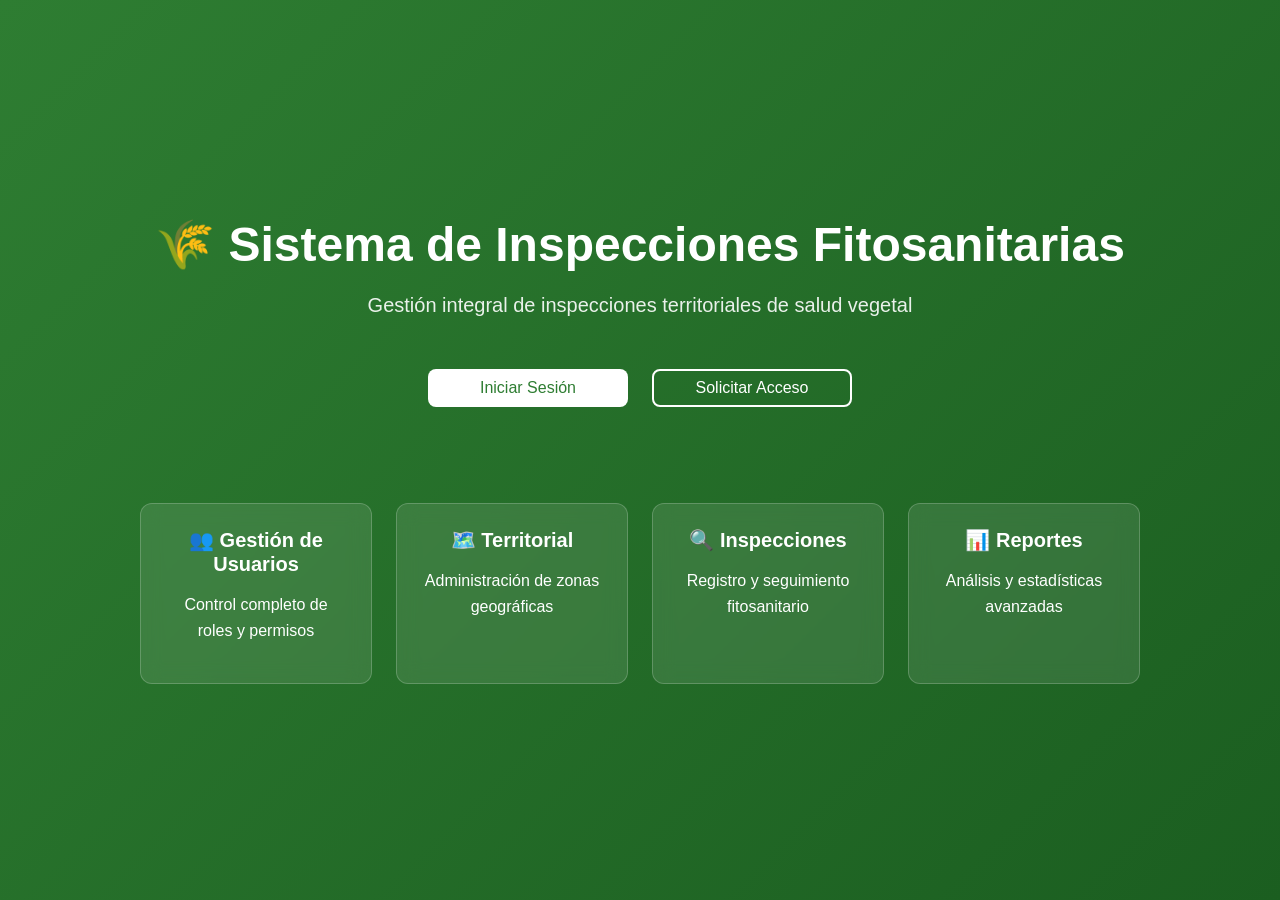
<file: frontend/index.html>
<!DOCTYPE html>
<html lang="es">
<head>
    <meta charset="UTF-8">
    <meta name="viewport" content="width=device-width, initial-scale=1.0">
    <meta name="description" content="Sistema de Gestión de Inspecciones Fitosanitarias">
    <title>Sistema de Inspecciones Fitosanitarias</title>
    
    <!-- CSS -->
    <link rel="stylesheet" href="css/styles.css">
    <link rel="stylesheet" href="css/components.css">
    <style>
        .landing-container {
            min-height: 100vh;
            background: linear-gradient(135deg, var(--color-primary) 0%, var(--color-primary-dark) 100%);
            display: flex;
            flex-direction: column;
            justify-content: center;
            align-items: center;
            text-align: center;
            color: white;
            padding: var(--spacing-2xl);
        }

        .landing-header {
            margin-bottom: var(--spacing-2xl);
        }

        .landing-header h1 {
            font-size: 3rem;
            margin-bottom: var(--spacing-base);
        }

        .landing-header p {
            font-size: 1.25rem;
            opacity: 0.9;
            margin: 0;
        }

        .landing-buttons {
            display: flex;
            gap: var(--spacing-lg);
            justify-content: center;
            flex-wrap: wrap;
            margin-bottom: var(--spacing-2xl);
        }

        .landing-buttons .btn {
            min-width: 200px;
        }

        .landing-features {
            display: grid;
            grid-template-columns: repeat(auto-fit, minmax(200px, 1fr));
            gap: var(--spacing-lg);
            max-width: 1000px;
            margin-top: var(--spacing-2xl);
        }

        .feature-box {
            background: rgba(255, 255, 255, 0.1);
            padding: var(--spacing-lg);
            border-radius: var(--radius-lg);
            backdrop-filter: blur(10px);
            border: 1px solid rgba(255, 255, 255, 0.2);
        }

        .feature-box h3 {
            margin-top: 0;
        }
    </style>
</head>
<body>
    <div class="landing-container">
        <div class="landing-header">
            <h1>🌾 Sistema de Inspecciones Fitosanitarias</h1>
            <p>Gestión integral de inspecciones territoriales de salud vegetal</p>
        </div>

        <div class="landing-buttons">
            <button class="btn btn--white" style="background: white; color: var(--color-primary);" onclick="window.location.href='login.html'">
                Iniciar Sesión
            </button>
            <button class="btn btn--outline" style="border-color: white; color: white;" onclick="alert('Contacte al administrador')">
                Solicitar Acceso
            </button>
        </div>

        <div class="landing-features">
            <div class="feature-box">
                <h3>👥 Gestión de Usuarios</h3>
                <p>Control completo de roles y permisos</p>
            </div>

            <div class="feature-box">
                <h3>🗺️ Territorial</h3>
                <p>Administración de zonas geográficas</p>
            </div>

            <div class="feature-box">
                <h3>🔍 Inspecciones</h3>
                <p>Registro y seguimiento fitosanitario</p>
            </div>

            <div class="feature-box">
                <h3>📊 Reportes</h3>
                <p>Análisis y estadísticas avanzadas</p>
            </div>
        </div>
    </div>

    <script src="js/auth.js"></script>
    <script>
        // Si ya está autenticado, redirigir a dashboard
        if (auth.isAuthenticated()) {
            window.location.href = 'dashboard.html';
        }
    </script>
</body>
</html>
</file>
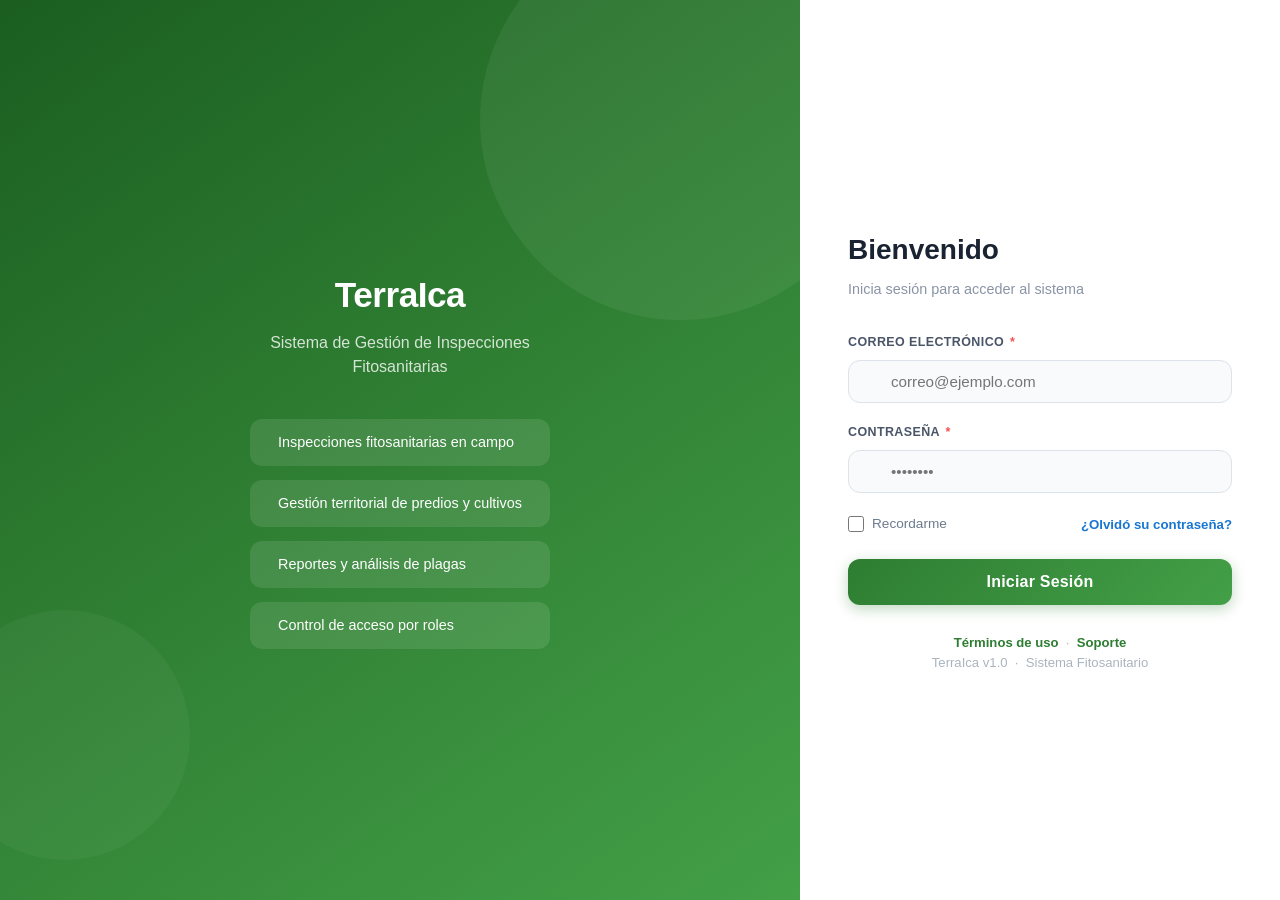
<file: frontend/dashboard.html>
<!DOCTYPE html>
<html lang="es">
<head>
    <meta charset="UTF-8">
    <meta name="viewport" content="width=device-width, initial-scale=1.0">
    <title>TerraIca — Dashboard</title>
    <link rel="stylesheet" href="css/styles.css">
    <link rel="stylesheet" href="css/components.css">
    <link rel="stylesheet" href="css/dashboard.css">
    <link rel="stylesheet" href="css/modules.css">
</head>
<body>
<div class="app-layout">

    <!-- ══════ NAVBAR ══════ -->
    <nav class="navbar">
        <div class="navbar__brand">
            <button class="navbar__toggle" id="sidebarToggle" title="Menú">☰</button>
            <span class="navbar__logo">TerraIca</span>
        </div>

        <!-- Role badge center -->
        <div class="navbar__center">
            <span class="role-badge" id="navRoleBadge">—</span>
        </div>

        <div class="navbar__user">
            <div class="navbar__user-menu">
                <button class="navbar__user-avatar" id="userMenuToggle">
                    <span id="userInitial">U</span>
                </button>
                <div class="navbar__dropdown" id="userDropdown">
                    <div class="navbar__dropdown-header">
                        <div class="navbar__user-name" id="userFullName">Usuario</div>
                        <small id="userEmailNav">—</small>
                    </div>
                    <div class="navbar__dropdown-divider"></div>
                    <button class="navbar__dropdown-item" id="logoutBtn">Cerrar Sesión</button>
                </div>
            </div>
        </div>
    </nav>

    <!-- ══════ SIDEBAR ══════ -->
    <aside class="sidebar" id="sidebar">
        <!-- Profile strip -->
        <div class="sidebar__profile">
            <div class="sidebar__profile-avatar" id="sidebarAvatar">U</div>
            <div class="sidebar__profile-info">
                <span class="sidebar__profile-name" id="sidebarName">Usuario</span>
                <span class="role-badge role-badge--sm" id="sidebarRoleBadge">—</span>
            </div>
        </div>

        <nav class="sidebar__nav">
            <!-- PRINCIPAL -->
            <div class="sidebar__section-title">Principal</div>
            <ul class="sidebar__list">
                <li class="sidebar__item">
                    <a href="#dashboard" class="sidebar__link active" data-page="dashboard">
                        <span class="sidebar__icon"></span><span>Dashboard</span>
                    </a>
                </li>
            </ul>

            <!-- ADMIN ICA: Administración -->
            <div class="sidebar__section-title sidebar-section--admin">Administración</div>
            <ul class="sidebar__list sidebar-section--admin">
                <li class="sidebar__item">
                    <a href="#usuarios" class="sidebar__link" data-page="usuarios">
                        <span class="sidebar__icon"></span><span>Usuarios</span>
                    </a>
                </li>
            </ul>

            <!-- ADMIN ICA: Catálogos -->
            <div class="sidebar__section-title sidebar-section--admin">Catálogos ICA</div>
            <ul class="sidebar__list sidebar-section--admin">
                <li class="sidebar__item">
                    <a href="#departamentos" class="sidebar__link" data-page="departamentos">
                        <span class="sidebar__icon"></span><span>Departamentos</span>
                    </a>
                </li>
                <li class="sidebar__item">
                    <a href="#municipios" class="sidebar__link" data-page="municipios">
                        <span class="sidebar__icon"></span><span>Municipios</span>
                    </a>
                </li>
                <li class="sidebar__item">
                    <a href="#cultivos" class="sidebar__link" data-page="cultivos">
                        <span class="sidebar__icon"></span><span>Cultivos</span>
                    </a>
                </li>
                <li class="sidebar__item">
                    <a href="#plagas" class="sidebar__link" data-page="plagas">
                        <span class="sidebar__icon"></span><span>Catálogo de Plagas</span>
                    </a>
                </li>
            </ul>

            <!-- PRODUCTOR: Gestión de producción (Caso de uso: gestionar lugar de produccion) -->
            <div class="sidebar__section-title sidebar-section--productor">Mi Producción</div>
            <ul class="sidebar__list sidebar-section--productor">
                <li class="sidebar__item">
                    <a href="#lugares" class="sidebar__link" data-page="lugares">
                        <span class="sidebar__icon"></span><span>Lugares de Producción</span>
                    </a>
                </li>
                <li class="sidebar__item">
                    <a href="#lotes" class="sidebar__link" data-page="lotes">
                        <span class="sidebar__icon"></span><span>Lotes</span>
                    </a>
                </li>
            </ul>

            <!-- PROPIETARIO: Gestión de predios (Caso de uso: gestionar predios) -->
            <div class="sidebar__section-title sidebar-section--propietario">Mis Predios</div>
            <ul class="sidebar__list sidebar-section--propietario">
                <li class="sidebar__item">
                    <a href="#predios" class="sidebar__link" data-page="predios">
                        <span class="sidebar__icon"></span><span>Predios</span>
                    </a>
                </li>
            </ul>

            <!-- FITOSANIDAD: Todos los roles acceden a inspecciones según rol -->
            <!-- Productor: programa inspecciones | Propietario: ve sus informes -->
            <!-- AsistenteTécnico: ejecuta inspecciones | Admin: aprueba y genera informes -->
            <div class="sidebar__section-title sidebar-section--inspector">Fitosanidad</div>
            <ul class="sidebar__list sidebar-section--inspector">
                <li class="sidebar__item">
                    <a href="#inspecciones" class="sidebar__link" data-page="inspecciones">
                        <span class="sidebar__icon"></span><span>Inspecciones</span>
                    </a>
                </li>
                <li class="sidebar__item">
                    <a href="#reportes" class="sidebar__link" data-page="reportes">
                        <span class="sidebar__icon"></span><span>Reportes</span>
                    </a>
                </li>
            </ul>
        </nav>
    </aside>

    <!-- ══════ MAIN CONTENT ══════ -->
    <main class="main-content">
        <!-- MODAL GLOBAL -->
        <div class="modal-overlay" id="main-modal">
            <div class="modal">
                <div class="modal-header">
                    <h3 class="modal-title">Modal</h3>
                    <button class="modal-close">✕</button>
                </div>
                <div class="modal-body"></div>
                <div class="modal-footer">
                    <button class="btn btn-secondary btn-cancel">Cancelar</button>
                    <button class="btn btn-primary btn-save">Guardar</button>
                </div>
            </div>
        </div>

        <!-- Page content container -->
        <div id="page-content"></div>
    </main>
</div>

<!-- Scripts -->
<script src="js/api.js"></script>
<script src="js/auth.js"></script>
<script src="js/utils.js"></script>
<script src="js/territorial.js"></script>
<script src="js/pages.js"></script>

<script>
// ─── HELPERS ──────────────────────────────────────────────────────────────────

function getUser() {
    try { return JSON.parse(localStorage.getItem('user') || '{}'); } catch { return {}; }
}

function getRole() {
    const u = getUser();
    // auth.js guarda { grupos: ["ADMINISTRADOR"] } — leer el primer elemento del array
    const raw = (Array.isArray(u.grupos) ? u.grupos[0] : null)
             || u.grupo || u.rol || u.role || '';
    return raw.toUpperCase().replace(/ /g, '_');
}

function getRoleLabel(role) {
    const map = {
        ADMINISTRADOR:    'Administrador',
        PROPIETARIO:      'Propietario',
        PRODUCTOR:        'Productor',
        ASISTENTE_TECNICO:'Asistente Técnico',
        CONSULTOR:        'Consultor'
    };
    return map[role] || role || '—';
}

// ─── SIDEBAR VISIBILITY ───────────────────────────────────────────────────────

function applySidebarRoles() {
    const role = getRole();

    // Hide all role-specific sections by default
    document.querySelectorAll('.sidebar-section--admin').forEach(el => el.style.display = 'none');
    document.querySelectorAll('.sidebar-section--propietario').forEach(el => el.style.display = 'none');
    document.querySelectorAll('.sidebar-section--productor').forEach(el => el.style.display = 'none');
    document.querySelectorAll('.sidebar-section--inspector').forEach(el => el.style.display = 'none');

    if (role === 'ADMINISTRADOR') {
        document.querySelectorAll('.sidebar-section--admin').forEach(el => el.style.display = '');
        document.querySelectorAll('.sidebar-section--propietario').forEach(el => el.style.display = '');
        document.querySelectorAll('.sidebar-section--productor').forEach(el => el.style.display = '');
        document.querySelectorAll('.sidebar-section--inspector').forEach(el => el.style.display = '');
    } else if (role === 'PROPIETARIO') {
        document.querySelectorAll('.sidebar-section--propietario').forEach(el => el.style.display = '');
        document.querySelectorAll('.sidebar-section--inspector').forEach(el => el.style.display = '');
    } else if (role === 'PRODUCTOR') {
        document.querySelectorAll('.sidebar-section--productor').forEach(el => el.style.display = '');
        document.querySelectorAll('.sidebar-section--inspector').forEach(el => el.style.display = '');
    } else if (role === 'ASISTENTE_TECNICO') {
        document.querySelectorAll('.sidebar-section--inspector').forEach(el => el.style.display = '');
    } else {
        // Default: show inspections
        document.querySelectorAll('.sidebar-section--inspector').forEach(el => el.style.display = '');
    }
}

// ─── PAGE ROUTING ─────────────────────────────────────────────────────────────

const pageMap = {
    dashboard:      null, // handled separately
    usuarios:       (c) => usuariosPage.render(c),
    departamentos:  (c) => departamentosPage.render(c),
    municipios:     (c) => municipiosPage.render(c),
    lugares:        (c) => lugaresPage.render(c),
    predios:        (c) => prediosPage.render(c),
    cultivos:       (c) => cultivosPage.render(c),
    lotes:          (c) => lotesPage.render(c),
    plagas:         (c) => plagasPage.render(c),
    inspecciones:   (c) => inspeccionesPage.render(c),
    reportes:       (c) => reportesPage.render(c)
};

async function loadPage(page) {
    const container = document.getElementById('page-content');
    if (!container) return;

    // Update active link
    document.querySelectorAll('.sidebar__link').forEach(l => {
        l.classList.toggle('active', l.dataset.page === page);
    });

    if (page === 'dashboard') {
        await renderDashboard(container);
        return;
    }

    const renderer = pageMap[page];
    if (renderer) {
        container.innerHTML = `<div class="loading-screen"><div class="spinner"></div><p>Cargando ${page}...</p></div>`;
        try {
            await renderer(container);
        } catch(err) {
            console.error('Error cargando página', page, err);
            container.innerHTML = `
                <div class="error-state">
                    
                    <h3>Error al cargar ${page}</h3>
                    <p style="color:#8a94a6;margin:8px 0 20px">${err?.message || 'No se pudo conectar con el servidor'}</p>
                    <button class="btn btn-secondary" onclick="loadPage('${page}')">Reintentar</button>
                    <button class="btn btn-secondary" onclick="loadPage('dashboard')" style="margin-left:8px">← Inicio</button>
                </div>`;
        }
    } else {
        container.innerHTML = `<div class="error-state"><h3>Página no encontrada</h3></div>`;
    }
}
window.loadPage = loadPage;

// ─── DASHBOARD HOME ───────────────────────────────────────────────────────────

async function renderDashboard(container) {
    const role = getRole();
    const user = getUser();
    const nombre = user.nombre || user.name || 'Usuario';
    const hora = new Date().getHours();
    const saludo = hora < 12 ? 'Buenos días' : hora < 18 ? 'Buenas tardes' : 'Buenas noches';
    const roleCls = role.toLowerCase().replace(/_/g, '-');

    // ── Contenido según rol ──────────────────────────────────────────────────
    const statsHTML = _dashStatsHTML(role);
    const quicklinksConfig = _dashQuicklinks(role);

    container.innerHTML = `
        <div class="dashboard-welcome">
            <div class="dashboard-welcome__text">
                <h1>${saludo}, <strong>${nombre}</strong></h1>
                <p>Aquí tienes un resumen de tu actividad</p>
            </div>
            <div class="dashboard-welcome__role">
                <span class="role-badge role-badge--lg role-badge--${roleCls}">${getRoleLabel(role)}</span>
            </div>
        </div>

        ${statsHTML}

        <div class="dashboard-quicklinks">
            <h3 class="section-title">Acceso Rápido</h3>
            <div class="quicklinks-grid">
                ${quicklinksConfig.map(q => `
                    <button class="quicklink-card" onclick="loadPage('${q.page}')">
                        <span class="quicklink-card__icon">${q.icon}</span>
                        <span class="quicklink-card__label">${q.label}</span>
                    </button>`).join('')}
            </div>
        </div>

        ${role === 'ASISTENTE_TECNICO' ? `<div id="at-destinos-section"></div>` : ''}`;

    // Cargar stats async según rol
    _loadDashStats(role);

    // Panel especial para Asistente Técnico
    if (role === 'ASISTENTE_TECNICO') {
        await _renderAsistenteDashboard(document.getElementById('at-destinos-section'));
    }
}

// ── Stats HTML por rol ──────────────────────────────────────────────────────

function _dashStatsHTML(role) {
    // Stats por rol según casos de uso - InformacionImportante.docx
    if (role === 'ADMINISTRADOR') {
        return `<div class="stats-grid stats-grid--4">
            <div class="stat-card stat-card--orange"><div class="stat-card__icon"></div>
                <div class="stat-card__body"><div class="stat-card__value" id="d-pend-aprobacion">—</div><div class="stat-card__label">Pend. Aprobación</div></div></div>
            <div class="stat-card stat-card--green"><div class="stat-card__icon"></div>
                <div class="stat-card__body"><div class="stat-card__value" id="d-aprobadas">—</div><div class="stat-card__label">Aprobadas</div></div></div>
            <div class="stat-card stat-card--blue"><div class="stat-card__icon"></div>
                <div class="stat-card__body"><div class="stat-card__value" id="d-usuarios">—</div><div class="stat-card__label">Usuarios</div></div></div>
            <div class="stat-card stat-card--red"><div class="stat-card__icon"></div>
                <div class="stat-card__body"><div class="stat-card__value" id="d-plagas">—</div><div class="stat-card__label">Plagas Catálogo</div></div></div>
        </div>`;
    }
    if (role === 'PROPIETARIO') {
        return `<div class="stats-grid stats-grid--4">
            <div class="stat-card stat-card--blue"><div class="stat-card__icon"></div>
                <div class="stat-card__body"><div class="stat-card__value" id="d-predios">—</div><div class="stat-card__label">Mis Predios</div></div></div>
            <div class="stat-card stat-card--orange"><div class="stat-card__icon"></div>
                <div class="stat-card__body"><div class="stat-card__value" id="d-inspecciones">—</div><div class="stat-card__label">Inspecciones</div></div></div>
            <div class="stat-card stat-card--green"><div class="stat-card__icon"></div>
                <div class="stat-card__body"><div class="stat-card__value" id="d-completadas">—</div><div class="stat-card__label">Informes Disponibles</div></div></div>
            <div class="stat-card stat-card--red"><div class="stat-card__icon"></div>
                <div class="stat-card__body"><div class="stat-card__value" id="d-pendientes">—</div><div class="stat-card__label">Pendientes</div></div></div>
        </div>`;
    }
    if (role === 'PRODUCTOR') {
        return `<div class="stats-grid stats-grid--4">
            <div class="stat-card stat-card--green"><div class="stat-card__icon"></div>
                <div class="stat-card__body"><div class="stat-card__value" id="d-lugares">—</div><div class="stat-card__label">Lugares de Producción</div></div></div>
            <div class="stat-card stat-card--blue"><div class="stat-card__icon"></div>
                <div class="stat-card__body"><div class="stat-card__value" id="d-lotes">—</div><div class="stat-card__label">Lotes Activos</div></div></div>
            <div class="stat-card stat-card--orange"><div class="stat-card__icon"></div>
                <div class="stat-card__body"><div class="stat-card__value" id="d-inspecciones">—</div><div class="stat-card__label">Mis Inspecciones</div></div></div>
            <div class="stat-card stat-card--red"><div class="stat-card__icon"></div>
                <div class="stat-card__body"><div class="stat-card__value" id="d-pend-insp">—</div><div class="stat-card__label">Programadas</div></div></div>
        </div>`;
    }
    if (role === 'ASISTENTE_TECNICO') {
        return `<div class="stats-grid stats-grid--4">
            <div class="stat-card stat-card--orange"><div class="stat-card__icon"></div>
                <div class="stat-card__body"><div class="stat-card__value" id="d-pendientes">—</div><div class="stat-card__label">Programadas</div></div></div>
            <div class="stat-card stat-card--blue"><div class="stat-card__icon"></div>
                <div class="stat-card__body"><div class="stat-card__value" id="d-progreso">—</div><div class="stat-card__label">En Proceso</div></div></div>
            <div class="stat-card stat-card--red"><div class="stat-card__icon"></div>
                <div class="stat-card__body"><div class="stat-card__value" id="d-revision">—</div><div class="stat-card__label">Pend. Revisión</div></div></div>
            <div class="stat-card stat-card--green"><div class="stat-card__icon"></div>
                <div class="stat-card__body"><div class="stat-card__value" id="d-completadas">—</div><div class="stat-card__label">Completadas</div></div></div>
        </div>`;
    }
    return '';
}

// ── Quicklinks por rol ──────────────────────────────────────────────────────

function _dashQuicklinks(role) {
    // Quicklinks basados en casos de uso del documento InformacionImportante.docx
    if (role === 'ADMINISTRADOR') return [
        { icon:'', label:'Aprobar Inspecciones',  page:'inspecciones' },
        { icon:'', label:'Generar Informes',       page:'reportes' },
        { icon:'', label:'Gestionar Usuarios',    page:'usuarios' },
        { icon:'', label:'Cultivos y Plagas',     page:'cultivos' }
    ];
    if (role === 'PROPIETARIO') return [
        { icon:'', label:'Mis Predios',           page:'predios' },
        { icon:'', label:'Mis Informes',          page:'reportes' },
        { icon:'', label:'Ver Inspecciones',      page:'inspecciones' }
    ];
    if (role === 'PRODUCTOR') return [
        { icon:'', label:'Programar Inspección',  page:'inspecciones' },
        { icon:'', label:'Lugares de Producción', page:'lugares' },
        { icon:'', label:'Mis Lotes',             page:'lotes' }
    ];
    if (role === 'ASISTENTE_TECNICO') return [
        { icon:'', label:'Mis Inspecciones',      page:'inspecciones' },
        { icon:'', label:'Ver Reportes',          page:'reportes' }
    ];
    return [];
}

// ── Carga de stats async por rol ────────────────────────────────────────────

function _loadDashStats(role) {
    const arr = v => Array.isArray(v) ? v : (v?.data ?? v?.content ?? []);
    const set = (id, val) => { const el = document.getElementById(id); if(el) el.textContent = val; };

    if (role === 'ADMINISTRADOR') {
        // ADMIN ICA: stats de inspecciones pendientes de aprobación (caso de uso: Aprobar Inspección)
        Promise.allSettled([
            apiUsuarios.get(Endpoints.USUARIOS.LIST),
            apiInspecciones.get(Endpoints.INSPECCIONES.LIST),
            apiTerritorial.get(Endpoints.TERRITORIAL.PLAGAS.LIST)
        ]).then(([u,i,pl]) => {
            if(u.status==='fulfilled') set('d-usuarios', arr(u.value).length);
            if(pl.status==='fulfilled') set('d-plagas', arr(pl.value).length);
            if(i.status==='fulfilled') {
                const insp = arr(i.value);
                set('d-pend-aprobacion', insp.filter(x=>x.estado==='PENDIENTE_REVISION').length);
                set('d-aprobadas',       insp.filter(x=>x.estado==='COMPLETADA').length);
            }
        }).catch(()=>{});
    }
    else if (role === 'PROPIETARIO') {
        // PROPIETARIO: stats de predios e inspecciones de sus predios
        Promise.allSettled([
            apiTerritorial.get(Endpoints.TERRITORIAL.PREDIOS.LIST),
            apiInspecciones.get(Endpoints.INSPECCIONES.LIST)
        ]).then(([p,i]) => {
            if(p.status==='fulfilled') set('d-predios', arr(p.value).length);
            if(i.status==='fulfilled') {
                const insp = arr(i.value);
                set('d-inspecciones', insp.length);
                set('d-completadas',  insp.filter(x=>x.estado==='COMPLETADA').length);
                set('d-pendientes',   insp.filter(x=>x.estado==='PROGRAMADA').length);
            }
        }).catch(()=>{});
    }
    else if (role === 'PRODUCTOR') {
        // PRODUCTOR: lugares de producción + lotes + inspecciones programadas (caso de uso: Programar Inspección)
        Promise.allSettled([
            apiTerritorial.get(Endpoints.TERRITORIAL.LUGARES.LIST),
            apiTerritorial.get(Endpoints.TERRITORIAL.LOTES.LIST),
            apiInspecciones.get(Endpoints.INSPECCIONES.LIST)
        ]).then(([l,lo,i]) => {
            if(l.status==='fulfilled') set('d-lugares', arr(l.value).length);
            if(lo.status==='fulfilled') {
                set('d-lotes', arr(lo.value).filter(x=>x.estado==='EN_PRODUCCION').length);
            }
            if(i.status==='fulfilled') {
                const insp = arr(i.value);
                set('d-inspecciones', insp.length);
                set('d-pend-insp',   insp.filter(x=>x.estado==='PROGRAMADA').length);
            }
        }).catch(()=>{});
    }
    else if (role === 'ASISTENTE_TECNICO') {
        // ASISTENTE: inspecciones asignadas y estado de las mismas
        apiInspecciones.get(Endpoints.INSPECCIONES.LIST).then(res => {
            const insp = arr(res);
            set('d-pendientes',  insp.filter(x=>x.estado==='PROGRAMADA').length);
            set('d-progreso',    insp.filter(x=>x.estado==='EN_PROCESO').length);
            set('d-revision',    insp.filter(x=>x.estado==='PENDIENTE_REVISION').length);
            set('d-completadas', insp.filter(x=>x.estado==='COMPLETADA').length);
        }).catch(()=>{});
    }
}

// ── Panel de Agenda para ASISTENTE TÉCNICO (nuevo esquema) ──────────────────

async function _renderAsistenteDashboard(container) {
    if (!container) return;
    container.innerHTML = `
        <div class="at-section-header">
            <h3 class="section-title">Mi Agenda de Inspecciones</h3>
            <p class="section-subtitle">Inspecciones fitosanitarias hortifrutícolas asignadas</p>
        </div>
        <div id="at-destinos-grid" class="at-destinos-grid">
            ${[1,2,3].map(()=>`<div class="at-destino-card at-destino-card--pendiente">
                <div class="skeleton" style="height:18px;width:60%;margin-bottom:10px"></div>
                <div class="skeleton" style="height:13px;width:90%;margin-bottom:6px"></div>
                <div class="skeleton" style="height:13px;width:75%"></div>
            </div>`).join('')}
        </div>`;

    try {
        const arr = v => Array.isArray(v) ? v : (v?.data ?? v?.content ?? []);

        // Cargar TODOS los datos geográficos necesarios para la cadena de ubicación
        const [inspRes, lotesRes, lugaresRes, prediosRes, munisRes, depsRes] = await Promise.allSettled([
            apiInspecciones.get(Endpoints.INSPECCIONES.LIST),
            apiTerritorial.get(Endpoints.TERRITORIAL.LOTES.LIST),
            apiTerritorial.get(Endpoints.TERRITORIAL.LUGARES.LIST),
            apiTerritorial.get(Endpoints.TERRITORIAL.PREDIOS.LIST),
            apiTerritorial.get(Endpoints.TERRITORIAL.MUNICIPIOS.LIST),
            apiTerritorial.get(Endpoints.TERRITORIAL.DEPARTAMENTOS.LIST)
        ]);

        const todasInsps = arr(inspRes.status === 'fulfilled' ? inspRes.value : []);
        const lotes      = arr(lotesRes.status === 'fulfilled' ? lotesRes.value : []);
        const lugares    = arr(lugaresRes.status === 'fulfilled' ? lugaresRes.value : []);
        const predios    = arr(prediosRes.status === 'fulfilled' ? prediosRes.value : []);
        const munis      = arr(munisRes.status === 'fulfilled' ? munisRes.value : []);
        const deps       = arr(depsRes.status === 'fulfilled' ? depsRes.value : []);

        // Filtrar solo las inspecciones activas (nuevo esquema: PROGRAMADA + EN_PROCESO + COMPLETADA)
        const inspecciones = todasInsps.filter(i =>
            ['PROGRAMADA', 'EN_PROCESO', 'COMPLETADA'].includes(i.estado)
        );

        const grid = document.getElementById('at-destinos-grid');
        if (!grid) return;

        if (!inspecciones.length) {
            grid.innerHTML = `
                <div class="at-no-destinos">
                    
                    <h4>Sin inspecciones pendientes</h4>
                    <p>El Administrador ICA no ha asignado inspecciones por el momento</p>
                    <button class="btn btn-primary" onclick="loadPage('inspecciones')">Ver agenda completa</button>
                </div>`;
            return;
        }

        // Para cada inspección, construir la CADENA COMPLETA DE UBICACIÓN:
        // Inspección → Detalle → Lote → Lugar de Producción → Predio → Municipio → Departamento
        const enriquecidas = await Promise.all(inspecciones.slice(0, 6).map(async insp => {
            const id = insp.idInspeccion || insp.id;
            let loteInfo   = null;
            let lugarInfo  = null;
            let predioInfo = null;
            let muniInfo   = null;
            let depInfo    = null;

            try {
                // Paso 1: Obtener idLote — primero desde la inspección (nuevo campo),
                //         luego como fallback desde el primer detalle (para datos antiguos)
                let loteId = insp.idLote || insp.loteId || null;

                if (!loteId) {
                    const dets = await apiInspecciones.get(
                        Endpoints.INSPECCIONES.DETALLES.LIST(id)
                    ).catch(() => []);
                    const detalles = Array.isArray(dets) ? dets : [];
                    loteId = detalles[0]?.idLote || null;
                }

                if (loteId) {
                    // Paso 2: Lote → Cultivo + Lugar de Producción
                    loteInfo = lotes.find(l => l.id === loteId) || null;

                    if (loteInfo?.idLugar) {
                        // Paso 3: Lugar de Producción
                        lugarInfo = lugares.find(lg => lg.id === loteInfo.idLugar) || null;

                        // Paso 4: Predio (busca el predio que referencia este lugar)
                        predioInfo = predios.find(p =>
                            p.lugarProduccionId === loteInfo.idLugar ||
                            p.lugarProduccion?.id === loteInfo.idLugar
                        ) || null;

                        if (predioInfo?.municipioId) {
                            // Paso 5: Municipio
                            muniInfo = munis.find(m => m.id === predioInfo.municipioId) || null;

                            if (muniInfo?.departamentoId) {
                                // Paso 6: Departamento
                                depInfo = deps.find(d => d.id === muniInfo.departamentoId) || null;
                            }
                        }
                    }
                }
            } catch(e) { console.warn('Error enriqueciendo inspección', id, e); }

            return { insp, loteInfo, lugarInfo, predioInfo, muniInfo, depInfo };
        }));

        // Renderizar tarjetas mejoradas
        const estadoColorMap = {
            EN_PROCESO: 'at-destino-card--progreso',
            COMPLETADA: 'at-destino-card--progreso',
            PROGRAMADA: 'at-destino-card--pendiente'
        };
        const estadoBadgeMap = {
            EN_PROCESO: `<span class="badge badge--info">En Proceso</span>`,
            COMPLETADA: `<span class="badge badge--success">Completada</span>`,
            PROGRAMADA: `<span class="badge badge--warning">Programada</span>`
        };
        const accionBtnMap = {
            EN_PROCESO: `<button class="btn btn-primary btn-sm" onclick="event.stopPropagation(); loadPage('inspecciones')">Ir a Conteo de Plantas</button>`,
            COMPLETADA: `<button class="btn btn-secondary btn-sm" onclick="event.stopPropagation(); loadPage('inspecciones')">Enviar a Admin ICA</button>`,
            PROGRAMADA: `<button class="btn btn-secondary btn-sm" onclick="event.stopPropagation(); loadPage('inspecciones')">Comenzar Inspección</button>`
        };

        grid.innerHTML = enriquecidas.map(({ insp, loteInfo, lugarInfo, predioInfo, muniInfo, depInfo }) => {
            const estado     = insp.estado || 'PROGRAMADA';
            const colorClass = estadoColorMap[estado] || 'at-destino-card--pendiente';
            const badge      = estadoBadgeMap[estado] || estadoBadgeMap.PROGRAMADA;
            const accion     = accionBtnMap[estado] || accionBtnMap.PROGRAMADA;
            const fecha      = insp.fechaInspeccion
                ? new Date(insp.fechaInspeccion + 'T00:00:00').toLocaleDateString('es-CO', { weekday:'long', day:'numeric', month:'long' })
                : '—';
            const codigo = insp.numeroInspeccion || insp.codigoIca || ('#' + (insp.idInspeccion || insp.id));
            const tipo   = insp.tipo || insp.tipoInspeccion || 'Rutinaria';
            const tieneUbicacion = loteInfo || lugarInfo || predioInfo || muniInfo || depInfo;

            return `
            <div class="at-destino-card ${colorClass}">
                <!-- Encabezado: estado y fecha -->
                <div class="at-destino-card__top">
                    <div>${badge}</div>
                    <div class="at-destino-card__fecha">${fecha}</div>
                </div>
                <div style="font-size:0.72rem;color:#8a94a6;margin:2px 0 8px;font-family:monospace">
                    ${codigo} · ${tipo}
                </div>

                <!-- Cultivo / Lote -->
                <div class="at-destino-card__cultivo">
                    <span class="crop-dot"></span>
                    ${loteInfo
                        ? `<strong>${loteInfo.nombre||'Lote'}</strong>
                           <span class="text-muted" style="font-size:0.78rem"> — ${loteInfo.cultivoNombre||'Cultivo hortifrutícola'}</span>`
                        : `<strong>${tipo} Fitosanitaria</strong>
                           <span class="text-muted" style="font-size:0.78rem"> — sin lote asignado aún</span>`
                    }
                </div>

                <!-- ══ CADENA DE UBICACIÓN COMPLETA ══ -->
                <div class="at-destino-card__localizacion">
                    ${depInfo ? `
                    <div class="at-loc-row">
                        <span class="at-loc-icon">Dep.:</span>
                        <div class="at-loc-info">
                            <span class="at-loc-label">Departamento</span>
                            <span class="at-loc-value">${depInfo.nombre}</span>
                        </div>
                    </div>` : ''}

                    ${muniInfo ? `
                    <div class="at-loc-row">
                        <span class="at-loc-icon">Mun.:</span>
                        <div class="at-loc-info">
                            <span class="at-loc-label">Municipio</span>
                            <span class="at-loc-value">${muniInfo.nombre}</span>
                        </div>
                    </div>` : ''}

                    ${predioInfo?.vereda ? `
                    <div class="at-loc-row">
                        <span class="at-loc-icon">Vereda:</span>
                        <div class="at-loc-info">
                            <span class="at-loc-label">Vereda</span>
                            <span class="at-loc-value">${predioInfo.vereda}</span>
                        </div>
                    </div>` : ''}

                    ${lugarInfo ? `
                    <div class="at-loc-row">
                        <span class="at-loc-icon">Lugar:</span>
                        <div class="at-loc-info">
                            <span class="at-loc-label">Lugar de Producción</span>
                            <span class="at-loc-value">${lugarInfo.nombre}${lugarInfo.area ? ' · '+lugarInfo.area+' ha' : ''}</span>
                        </div>
                    </div>` : ''}

                    ${predioInfo ? `
                    <div class="at-loc-row">
                        <span class="at-loc-icon">Predio:</span>
                        <div class="at-loc-info">
                            <span class="at-loc-label">Predio · N° Predial</span>
                            <span class="at-loc-value">${predioInfo.nombre}${predioInfo.numeroPredial ? ' · <code>'+predioInfo.numeroPredial+'</code>' : ''}</span>
                        </div>
                    </div>` : ''}

                    ${loteInfo?.fechaSiembra ? `
                    <div class="at-loc-row">
                        <span class="at-loc-icon">Cultivo:</span>
                        <div class="at-loc-info">
                            <span class="at-loc-label">Cultivo · Fecha Siembra</span>
                            <span class="at-loc-value">${loteInfo.cultivoNombre||'—'} · ${new Date(loteInfo.fechaSiembra+'T00:00:00').toLocaleDateString('es-CO')}</span>
                        </div>
                    </div>` : ''}

                    ${!tieneUbicacion ? `
                    <div class="at-loc-row" style="background:#fff8e1;border-color:#ffa726">
                        <span class="at-loc-icon">Ubi.:</span>
                        <div class="at-loc-info">
                            <span class="at-loc-label">Ubicación</span>
                            <span class="at-loc-value" style="color:#e65100">Registre el conteo para ver la ubicación</span>
                        </div>
                    </div>` : ''}
                </div>

                <div class="at-destino-card__footer">
                    ${accion}
                </div>
            </div>`;
        }).join('');

    } catch(e) {
        const grid = document.getElementById('at-destinos-grid');
        if (grid) grid.innerHTML = `<div class="error-state"><p>No se pudo cargar la agenda: ${e.message}</p><button class="btn btn-secondary btn-sm" onclick="loadPage('inspecciones')">Ir a Inspecciones</button></div>`;
    }
}

// ─── INIT ─────────────────────────────────────────────────────────────────────

document.addEventListener('DOMContentLoaded', () => {
    // Auth check
    const token = localStorage.getItem('authToken');
    if (!token) { window.location.href = 'login.html'; return; }

    const user = getUser();
    const role = getRole();

    // Populate navbar & sidebar
    const nombre = user.nombre || user.name || 'Usuario';
    const initial = nombre.charAt(0).toUpperCase();
    const roleLabel = getRoleLabel(role);
    const roleCls = 'role-badge--' + role.toLowerCase().replace(/_/g, '-');

    document.getElementById('userInitial').textContent = initial;
    document.getElementById('userFullName').textContent = nombre;
    document.getElementById('userEmailNav').textContent = user.correo || user.email || '';
    document.getElementById('sidebarAvatar').textContent = initial;
    document.getElementById('sidebarName').textContent = nombre;

    ['navRoleBadge', 'sidebarRoleBadge'].forEach(id => {
        const el = document.getElementById(id);
        if (el) { el.textContent = roleLabel; el.className = `role-badge ${roleCls}`; }
    });

    // Apply role-based sidebar
    applySidebarRoles();

    // Sidebar toggle (mobile: toggle 'open', desktop: toggle 'collapsed')
    document.getElementById('sidebarToggle')?.addEventListener('click', () => {
        const sidebar = document.getElementById('sidebar');
        if (window.innerWidth <= 768) {
            sidebar?.classList.toggle('open');
        } else {
            sidebar?.classList.toggle('collapsed');
            document.querySelector('.app-layout')?.classList.toggle('sidebar-collapsed');
        }
    });

    // User dropdown
    document.getElementById('userMenuToggle')?.addEventListener('click', () => {
        document.getElementById('userDropdown')?.classList.toggle('active');
    });
    document.addEventListener('click', e => {
        if (!e.target.closest('.navbar__user-menu')) {
            document.getElementById('userDropdown')?.classList.remove('active');
        }
    });

    // Logout
    document.getElementById('logoutBtn')?.addEventListener('click', () => {
        localStorage.removeItem('authToken');
        localStorage.removeItem('user');
        window.location.href = 'login.html';
    });

    // Sidebar navigation
    document.querySelectorAll('.sidebar__link').forEach(link => {
        link.addEventListener('click', e => {
            e.preventDefault();
            const page = link.dataset.page;
            window.location.hash = page;
            loadPage(page);
        });
    });

    // Hash routing
    window.addEventListener('hashchange', () => {
        const page = window.location.hash.slice(1) || 'dashboard';
        loadPage(page);
    });

    // Initial load
    const initPage = window.location.hash.slice(1) || 'dashboard';
    loadPage(initPage);
});
</script>
</body>
</html>
</file>
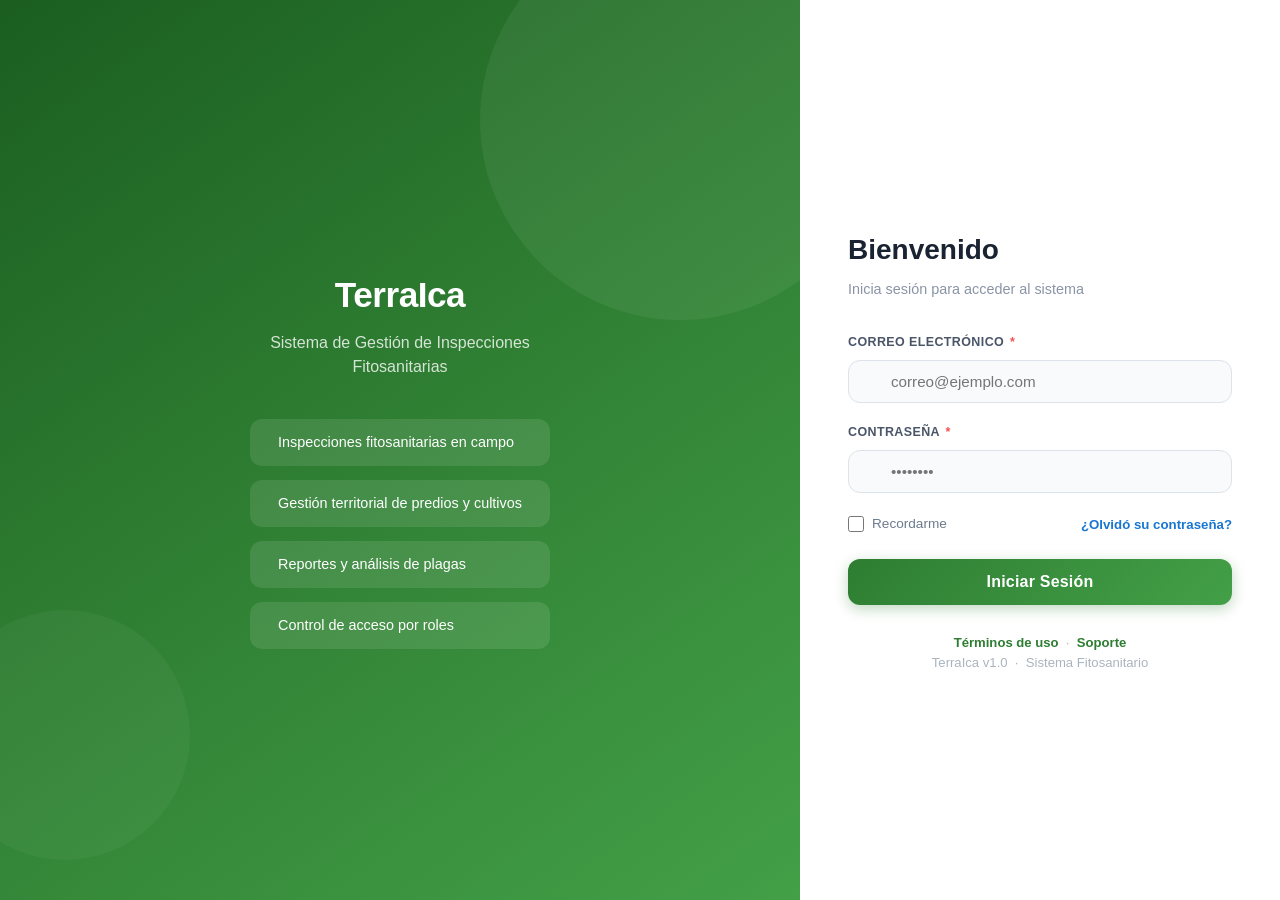
<file: frontend/login.html>
<!DOCTYPE html>
<html lang="es">
<head>
    <meta charset="UTF-8">
    <meta name="viewport" content="width=device-width, initial-scale=1.0">
    <title>TerraIca — Iniciar Sesión</title>
    <link rel="stylesheet" href="css/styles.css">
    <style>
        /* ── RESET & BASE ───────────────────────────────────────── */
        *, *::before, *::after { box-sizing: border-box; margin: 0; padding: 0; }
        body {
            font-family: -apple-system, BlinkMacSystemFont, 'Segoe UI', sans-serif;
            min-height: 100vh;
            display: flex;
            background: #f0f7f0;
        }

        /* ── PANEL IZQUIERDO (decorativo) ───────────────────────── */
        .login-side {
            flex: 1;
            background: linear-gradient(145deg, #1B5E20 0%, #2E7D32 45%, #43A047 100%);
            display: flex;
            flex-direction: column;
            justify-content: center;
            align-items: center;
            padding: 48px;
            color: #fff;
            position: relative;
            overflow: hidden;
        }
        .login-side::before {
            content: '';
            position: absolute;
            width: 400px; height: 400px;
            border-radius: 50%;
            background: rgba(255,255,255,0.06);
            top: -80px; right: -80px;
        }
        .login-side::after {
            content: '';
            position: absolute;
            width: 250px; height: 250px;
            border-radius: 50%;
            background: rgba(255,255,255,0.04);
            bottom: 40px; left: -60px;
        }
        .brand {
            text-align: center;
            position: relative;
            z-index: 1;
        }
        .brand__logo {
            font-size: 4rem;
            margin-bottom: 16px;
            filter: drop-shadow(0 4px 12px rgba(0,0,0,0.2));
        }
        .brand__name {
            font-size: 2.2rem;
            font-weight: 800;
            letter-spacing: -0.5px;
            margin-bottom: 8px;
        }
        .brand__tagline {
            font-size: 1rem;
            opacity: 0.8;
            max-width: 300px;
            line-height: 1.5;
        }
        .brand__features {
            margin-top: 40px;
            display: flex;
            flex-direction: column;
            gap: 14px;
        }
        .brand__feature {
            display: flex;
            align-items: center;
            gap: 12px;
            background: rgba(255,255,255,0.1);
            border-radius: 12px;
            padding: 12px 16px;
            font-size: 0.9rem;
        }
        .brand__feature-icon { font-size: 1.2rem; }

        /* ── PANEL DERECHO (formulario) ─────────────────────────── */
        .login-main {
            width: 480px;
            min-width: 380px;
            background: #fff;
            display: flex;
            flex-direction: column;
            justify-content: center;
            padding: 52px 48px;
            box-shadow: -8px 0 32px rgba(0,0,0,0.06);
        }
        .login-header { margin-bottom: 32px; }
        .login-header__title {
            font-size: 1.75rem;
            font-weight: 800;
            color: #1a2332;
            margin-bottom: 6px;
        }
        .login-header__sub {
            color: #8a94a6;
            font-size: 0.9rem;
        }

        /* ── FORM ───────────────────────────────────────────────── */
        .form-group { margin-bottom: 20px; }
        .form-group label {
            display: block;
            font-size: 0.78rem;
            font-weight: 700;
            color: #4a5568;
            text-transform: uppercase;
            letter-spacing: 0.4px;
            margin-bottom: 7px;
        }
        .form-group label .required { color: #ef5350; margin-left: 2px; }
        .input-wrap { position: relative; }
        .input-wrap .input-icon {
            position: absolute;
            left: 14px; top: 50%;
            transform: translateY(-50%);
            font-size: 1rem;
            pointer-events: none;
            opacity: 0.5;
        }
        .form-group input {
            width: 100%;
            padding: 12px 16px 12px 42px;
            font-size: 0.95rem;
            border: 1.5px solid #dde3ea;
            border-radius: 12px;
            background: #f8fafc;
            color: #1a2332;
            transition: all 0.2s;
            outline: none;
        }
        .form-group input:focus {
            border-color: #2e7d32;
            background: #fff;
            box-shadow: 0 0 0 3px rgba(46,125,50,0.1);
        }
        .form-group input.error { border-color: #ef5350; background: #fff8f8; }
        .field-error {
            color: #ef5350;
            font-size: 0.78rem;
            font-weight: 600;
            margin-top: 5px;
            display: none;
        }
        .field-error.show { display: block; }

        /* ── ERROR ALERT ────────────────────────────────────────── */
        .alert-error {
            background: #fff0f0;
            border: 1.5px solid #ffcdd2;
            border-left: 4px solid #ef5350;
            border-radius: 10px;
            padding: 12px 16px;
            margin-bottom: 20px;
            color: #c62828;
            font-size: 0.875rem;
            font-weight: 600;
            display: none;
            animation: shake 0.4s ease;
        }
        .alert-error.show { display: flex; align-items: center; gap: 8px; }
        @keyframes shake {
            0%,100%{transform:translateX(0)}
            20%{transform:translateX(-6px)}
            40%{transform:translateX(6px)}
            60%{transform:translateX(-4px)}
            80%{transform:translateX(4px)}
        }

        /* ── REMEMBER & ACTIONS ──────────────────────────────────── */
        .form-actions {
            display: flex;
            justify-content: space-between;
            align-items: center;
            margin-bottom: 24px;
        }
        .remember-check {
            display: flex;
            align-items: center;
            gap: 8px;
            font-size: 0.85rem;
            color: #6b7a8d;
            cursor: pointer;
        }
        .remember-check input[type=checkbox] {
            width: 16px; height: 16px;
            accent-color: #2e7d32;
            cursor: pointer;
        }
        .forgot-link {
            font-size: 0.83rem;
            color: #1976d2;
            text-decoration: none;
            font-weight: 600;
        }
        .forgot-link:hover { text-decoration: underline; }

        /* ── SUBMIT BUTTON ──────────────────────────────────────── */
        .btn-login {
            width: 100%;
            padding: 14px;
            font-size: 1rem;
            font-weight: 700;
            border: none;
            border-radius: 12px;
            background: linear-gradient(135deg, #2e7d32, #43a047);
            color: #fff;
            cursor: pointer;
            transition: all 0.2s;
            box-shadow: 0 4px 14px rgba(46,125,50,0.3);
            display: flex;
            align-items: center;
            justify-content: center;
            gap: 8px;
            letter-spacing: 0.2px;
        }
        .btn-login:hover:not(:disabled) {
            transform: translateY(-2px);
            box-shadow: 0 6px 20px rgba(46,125,50,0.4);
        }
        .btn-login:active:not(:disabled) { transform: translateY(0); }
        .btn-login:disabled {
            opacity: 0.7;
            cursor: not-allowed;
            transform: none;
        }
        .btn-login .spinner {
            width: 18px; height: 18px;
            border: 3px solid rgba(255,255,255,0.3);
            border-top-color: #fff;
            border-radius: 50%;
            animation: spin 0.7s linear infinite;
            display: none;
        }
        .btn-login.loading .spinner { display: block; }
        .btn-login.loading .btn-text { opacity: 0.8; }
        @keyframes spin { to { transform: rotate(360deg); } }

        /* ── FOOTER ─────────────────────────────────────────────── */
        .login-footer {
            margin-top: 28px;
            text-align: center;
            font-size: 0.82rem;
            color: #aab4be;
            line-height: 1.5;
        }
        .login-footer a { color: #2e7d32; font-weight: 600; }


        /* ── RESPONSIVE ─────────────────────────────────────────── */
        @media (max-width: 768px) {
            body { flex-direction: column; }
            .login-side { display: none; }
            .login-main { width: 100%; min-width: unset; padding: 32px 24px; box-shadow: none; }
        }
    </style>
</head>
<body>

    <!-- Panel izquierdo -->
    <div class="login-side">
        <div class="brand">
            <div class="brand__logo"></div>
            <div class="brand__name">TerraIca</div>
            <div class="brand__tagline">Sistema de Gestión de Inspecciones Fitosanitarias</div>
            <div class="brand__features">
                <div class="brand__feature">
                    <span class="brand__feature-icon"></span>
                    Inspecciones fitosanitarias en campo
                </div>
                <div class="brand__feature">
                    <span class="brand__feature-icon"></span>
                    Gestión territorial de predios y cultivos
                </div>
                <div class="brand__feature">
                    <span class="brand__feature-icon"></span>
                    Reportes y análisis de plagas
                </div>
                <div class="brand__feature">
                    <span class="brand__feature-icon"></span>
                    Control de acceso por roles
                </div>
            </div>
        </div>
    </div>

    <!-- Panel derecho (formulario) -->
    <div class="login-main">
        <div class="login-header">
            <div class="login-header__title">Bienvenido</div>
            <div class="login-header__sub">Inicia sesión para acceder al sistema</div>
        </div>

        <!-- Alerta de error -->
        <div class="alert-error" id="loginError">
            <span></span>
            <span id="loginErrorMsg">Error al iniciar sesión</span>
        </div>

        <!-- Formulario -->
        <form id="loginForm" novalidate>
            <div class="form-group">
                <label for="email">Correo electrónico <span class="required">*</span></label>
                <div class="input-wrap">
                    <span class="input-icon"></span>
                    <input type="email" id="email" autocomplete="username"
                           placeholder="correo@ejemplo.com" required>
                </div>
                <div class="field-error" id="emailError"></div>
            </div>

            <div class="form-group">
                <label for="password">Contraseña <span class="required">*</span></label>
                <div class="input-wrap">
                    <span class="input-icon"></span>
                    <input type="password" id="password" autocomplete="current-password"
                           placeholder="••••••••" required>
                </div>
                <div class="field-error" id="passwordError"></div>
            </div>

            <div class="form-actions">
                <label class="remember-check">
                    <input type="checkbox" id="rememberMe">
                    Recordarme
                </label>
                <a href="#" class="forgot-link">¿Olvidó su contraseña?</a>
            </div>

            <button type="submit" class="btn-login" id="submitBtn">
                <div class="spinner"></div>
                <span class="btn-text">Iniciar Sesión</span>
            </button>
        </form>

        <div class="login-footer">
            <a href="#">Términos de uso</a> &nbsp;·&nbsp; <a href="#">Soporte</a><br>
            TerraIca v1.0 &nbsp;·&nbsp; Sistema Fitosanitario
        </div>
    </div>

    <!-- Scripts -->
    <script src="js/api.js"></script>
    <script src="js/auth.js"></script>
    <script src="js/utils.js"></script>
    <script>
    // ── Manejo de UI ─────────────────────────────────────────────────────
    function showError(msg) {
        const alert = document.getElementById('loginError');
        document.getElementById('loginErrorMsg').textContent = msg;
        alert.classList.remove('show');
        // Forzar reflow para re-disparar la animación shake
        void alert.offsetWidth;
        alert.classList.add('show');
    }

    function hideError() {
        document.getElementById('loginError').classList.remove('show');
        document.getElementById('emailError').classList.remove('show');
        document.getElementById('passwordError').classList.remove('show');
        document.getElementById('email').classList.remove('error');
        document.getElementById('password').classList.remove('error');
    }

    function setLoading(on) {
        const btn = document.getElementById('submitBtn');
        btn.disabled = on;
        btn.classList.toggle('loading', on);
    }

    // ── Validación ───────────────────────────────────────────────────────
    function validate() {
        let valid = true;
        const email = document.getElementById('email');
        const password = document.getElementById('password');
        const emailErr = document.getElementById('emailError');
        const passErr = document.getElementById('passwordError');

        // Limpiar
        [emailErr, passErr].forEach(e => e.classList.remove('show'));
        [email, password].forEach(i => i.classList.remove('error'));

        // Validar email
        const emailVal = email.value.trim();
        if (!emailVal) {
            emailErr.textContent = 'El correo es obligatorio';
            emailErr.classList.add('show');
            email.classList.add('error');
            valid = false;
        } else if (!/^[^\s@]+@[^\s@]+\.[^\s@]+$/.test(emailVal)) {
            emailErr.textContent = 'Formato de correo inválido';
            emailErr.classList.add('show');
            email.classList.add('error');
            valid = false;
        }

        // Validar password
        const passVal = password.value;
        if (!passVal) {
            passErr.textContent = 'La contraseña es obligatoria';
            passErr.classList.add('show');
            password.classList.add('error');
            valid = false;
        } else if (passVal.length < 6) {
            passErr.textContent = 'Mínimo 6 caracteres';
            passErr.classList.add('show');
            password.classList.add('error');
            valid = false;
        }

        return valid;
    }

    // ── Envío del formulario ─────────────────────────────────────────────
    document.getElementById('loginForm').addEventListener('submit', async (e) => {
        e.preventDefault();
        hideError();

        if (!validate()) return;

        const emailVal = document.getElementById('email').value.trim();
        const passVal  = document.getElementById('password').value;

        setLoading(true);

        try {
            await auth.login(emailVal, passVal);

            // Guardar email si "Recordarme" está marcado
            if (document.getElementById('rememberMe').checked) {
                localStorage.setItem('savedEmail', emailVal);
            } else {
                localStorage.removeItem('savedEmail');
            }

            // Redirigir al dashboard
            window.location.href = 'dashboard.html';

        } catch (err) {
            setLoading(false);
            const msg = err?.message || err?.data?.message || 'Correo o contraseña incorrectos';
            showError(msg);
        }
    });

    // ── Cargar email guardado ────────────────────────────────────────────
    document.addEventListener('DOMContentLoaded', () => {
        const saved = localStorage.getItem('savedEmail');
        if (saved) {
            document.getElementById('email').value = saved;
            document.getElementById('rememberMe').checked = true;
        }
        // Limpiar sesión anterior si existe
        localStorage.removeItem('authToken');
        localStorage.removeItem('user');
    });

    // ── Limpiar error al escribir ────────────────────────────────────────
    ['email','password'].forEach(id => {
        document.getElementById(id).addEventListener('input', hideError);
    });
    </script>
</body>
</html>
</file>
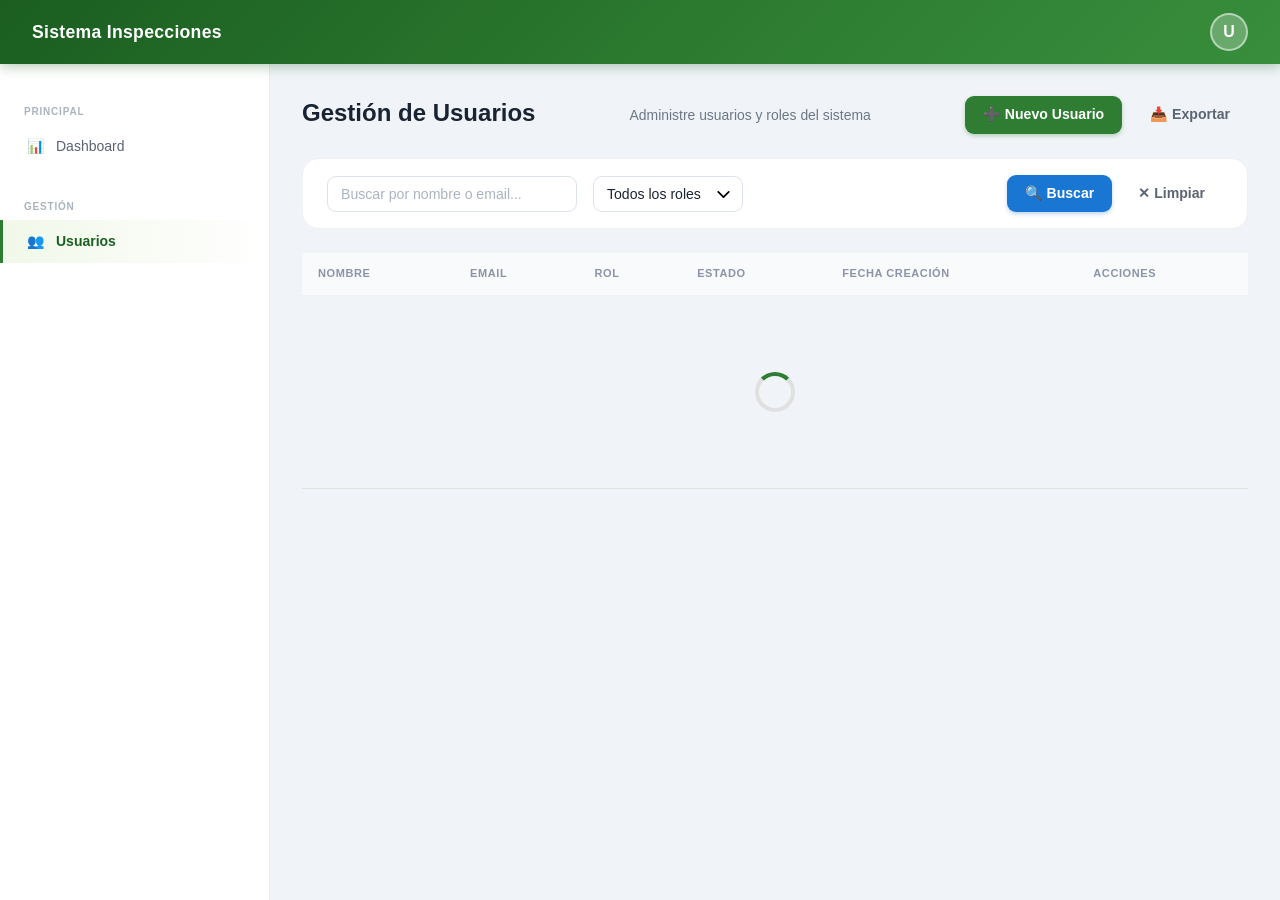
<file: frontend/pages/usuarios.html>
<!DOCTYPE html>
<html lang="es">
<head>
    <meta charset="UTF-8">
    <meta name="viewport" content="width=device-width, initial-scale=1.0">
    <meta name="description" content="Gestión de Usuarios">
    <title>Usuarios - Sistema de Inspecciones</title>
    
    <!-- CSS -->
    <link rel="stylesheet" href="../css/styles.css">
    <link rel="stylesheet" href="../css/components.css">
    <link rel="stylesheet" href="../css/dashboard.css">
</head>
<body>
    <!-- App Layout -->
    <div class="app-layout">
        <!-- NAVBAR -->
        <nav class="navbar">
            <div class="navbar__brand">
                <button class="navbar__toggle" id="sidebarToggle">☰</button>
                <span>Sistema Inspecciones</span>
            </div>

            <div class="navbar__user">
                <div class="navbar__user-menu">
                    <button class="navbar__user-avatar" id="userMenuToggle">
                        <span id="userInitial">U</span>
                    </button>
                    <div class="navbar__dropdown" id="userDropdown">
                        <div style="padding: var(--spacing-base) var(--spacing-lg);">
                            <div class="navbar__user-name" id="userFullName">Usuario</div>
                        </div>
                        <div class="navbar__dropdown-divider"></div>
                        <button class="navbar__dropdown-item" id="logoutBtn">
                            🚪 Cerrar Sesión
                        </button>
                    </div>
                </div>
            </div>
        </nav>

        <!-- SIDEBAR -->
        <aside class="sidebar" id="sidebar">
            <nav class="sidebar__nav">
                <div class="sidebar__section-title">Principal</div>
                <li class="sidebar__item">
                    <a href="dashboard.html" class="sidebar__link">
                        <span>📊</span> <span>Dashboard</span>
                    </a>
                </li>

                <div class="sidebar__section-title">Gestión</div>
                <li class="sidebar__item">
                    <a href="usuarios.html" class="sidebar__link active">
                        <span>👥</span> <span>Usuarios</span>
                    </a>
                </li>
            </nav>
        </aside>

        <!-- MAIN CONTENT -->
        <main class="main-content">
            <div class="page-header">
                <h1 class="page-header__title">Gestión de Usuarios</h1>
                <p class="page-header__subtitle">Administre usuarios y roles del sistema</p>
                
                <div class="page-header__actions">
                    <button class="btn btn--primary" id="createUserBtn">
                        ➕ Nuevo Usuario
                    </button>
                    <button class="btn btn--outline" id="exportBtn">
                        📥 Exportar
                    </button>
                </div>
            </div>

            <!-- Filter Bar -->
            <div class="filter-bar">
                <div class="filter-bar__group">
                    <div class="form-group" style="margin: 0;">
                        <input 
                            type="text" 
                            class="form-control" 
                            id="searchInput" 
                            placeholder="Buscar por nombre o email..."
                            style="min-width: 250px;"
                        >
                    </div>
                    <div class="form-group" style="margin: 0;">
                        <select class="form-control" id="roleFilter" style="min-width: 150px;">
                            <option value="">Todos los roles</option>
                            <option value="admin">Administrador</option>
                            <option value="inspector">Inspector</option>
                            <option value="supervisor">Supervisor</option>
                            <option value="operario">Operario</option>
                        </select>
                    </div>
                </div>

                <div class="filter-bar__actions">
                    <button class="btn btn--secondary" id="searchBtn">
                        🔍 Buscar
                    </button>
                    <button class="btn btn--outline" id="clearBtn">
                        ✕ Limpiar
                    </button>
                </div>
            </div>

            <!-- Users Table -->
            <div class="content-area">
                <table class="table table--hoverable">
                    <thead class="table__header">
                        <tr>
                            <th>Nombre</th>
                            <th>Email</th>
                            <th>Rol</th>
                            <th>Estado</th>
                            <th>Fecha Creación</th>
                            <th>Acciones</th>
                        </tr>
                    </thead>
                    <tbody class="table__body" id="usersTable">
                        <tr>
                            <td colspan="6" class="text-center text-muted">
                                <div class="loader">
                                    <div class="loader__spinner"></div>
                                </div>
                            </td>
                        </tr>
                    </tbody>
                </table>
            </div>
        </main>
    </div>

    <!-- Create/Edit User Modal -->
    <div class="modal" id="userModal">
        <div class="modal__content">
            <div class="modal__header">
                <h2 class="modal__title" id="modalTitle">Nuevo Usuario</h2>
                <button class="modal__close" id="closeModal">&times;</button>
            </div>

            <div class="modal__body">
                <form id="userForm" novalidate>
                    <div class="form-group">
                        <label class="form-label required">Nombre</label>
                        <input type="text" class="form-control" id="nombreInput" required>
                        <span class="form-text text-danger" id="nombreError"></span>
                    </div>

                    <div class="form-group">
                        <label class="form-label required">Apellido</label>
                        <input type="text" class="form-control" id="apellidoInput" required>
                        <span class="form-text text-danger" id="apellidoError"></span>
                    </div>

                    <div class="form-group">
                        <label class="form-label required">Email</label>
                        <input type="email" class="form-control" id="emailInput" required>
                        <span class="form-text text-danger" id="emailError"></span>
                    </div>

                    <div class="form-group" id="passwordGroup">
                        <label class="form-label required">Contraseña</label>
                        <input type="password" class="form-control" id="passwordInput" required>
                        <span class="form-text">Mínimo 8 caracteres, mayúsculas, minúsculas, números y caracteres especiales</span>
                        <span class="form-text text-danger" id="passwordError"></span>
                    </div>

                    <div class="form-group">
                        <label class="form-label required">Rol</label>
                        <select class="form-control" id="roleInput" required>
                            <option value="">Seleccione un rol</option>
                            <option value="admin">Administrador</option>
                            <option value="inspector">Inspector</option>
                            <option value="supervisor">Supervisor</option>
                            <option value="operario">Operario</option>
                        </select>
                        <span class="form-text text-danger" id="roleError"></span>
                    </div>

                    <div class="form-check">
                        <input type="checkbox" id="activeInput" class="form-check__input" checked>
                        <label class="form-check__label" for="activeInput">Usuario Activo</label>
                    </div>
                </form>
            </div>

            <div class="modal__footer">
                <button class="btn btn--outline" id="cancelBtn">Cancelar</button>
                <button class="btn btn--primary" id="submitBtn">Guardar</button>
            </div>
        </div>
    </div>

    <!-- Scripts -->
    <script src="../js/api.js"></script>
    <script src="../js/auth.js"></script>
    <script src="../js/utils.js"></script>
    <script src="../js/usuarios.js"></script>
    <script>
        /**
         * Usuarios Page Handler
         */
        class UsuariosPageHandler {
            constructor() {
                this.currentUserId = null;
                this.usuarios = [];
                this.init();
            }

            init() {
                this.setupNavbar();
                this.setupSidebar();
                this.setupModal();
                this.setupButtons();
                this.loadUsuarios();
            }

            setupNavbar() {
                const logoutBtn = document.getElementById('logoutBtn');
                const userMenuToggle = document.getElementById('userMenuToggle');
                const userDropdown = document.getElementById('userDropdown');

                const user = auth.getCurrentUser();
                if (user) {
                    document.getElementById('userFullName').textContent = user.nombre + ' ' + user.apellido;
                    document.getElementById('userInitial').textContent = user.nombre.charAt(0);
                }

                userMenuToggle.addEventListener('click', () => {
                    userDropdown.classList.toggle('active');
                });

                logoutBtn.addEventListener('click', async () => {
                    await auth.logout();
                    window.location.href = '../login.html';
                });
            }

            setupSidebar() {
                document.getElementById('sidebarToggle').addEventListener('click', () => {
                    document.getElementById('sidebar').classList.toggle('collapsed');
                });
            }

            setupModal() {
                const modal = document.getElementById('userModal');
                const closeBtn = document.getElementById('closeModal');
                const cancelBtn = document.getElementById('cancelBtn');

                closeBtn.addEventListener('click', () => this.closeModal());
                cancelBtn.addEventListener('click', () => this.closeModal());

                document.getElementById('userForm').addEventListener('submit', (e) => {
                    e.preventDefault();
                });
            }

            setupButtons() {
                document.getElementById('createUserBtn').addEventListener('click', () => {
                    this.currentUserId = null;
                    this.openModal();
                });

                document.getElementById('submitBtn').addEventListener('click', () => {
                    this.saveUser();
                });

                document.getElementById('searchBtn').addEventListener('click', () => {
                    this.filterUsuarios();
                });

                document.getElementById('clearBtn').addEventListener('click', () => {
                    document.getElementById('searchInput').value = '';
                    document.getElementById('roleFilter').value = '';
                    this.loadUsuarios();
                });

                document.getElementById('exportBtn').addEventListener('click', () => {
                    this.exportCSV();
                });
            }

            async loadUsuarios() {
                try {
                    const response = await usuariosModule.getUsuarios();
                    this.usuarios = response.data || [];
                    this.renderTable();
                } catch (error) {
                    Notify.error('Error al cargar usuarios');
                }
            }

            renderTable() {
                const tbody = document.getElementById('usersTable');
                
                if (this.usuarios.length === 0) {
                    tbody.innerHTML = '<tr><td colspan="6" class="text-center text-muted">No hay usuarios registrados</td></tr>';
                    return;
                }

                tbody.innerHTML = this.usuarios.map(usuario => `
                    <tr>
                        <td>${usuario.nombre} ${usuario.apellido}</td>
                        <td>${usuario.email}</td>
                        <td><span class="badge badge--primary">${usuario.rol}</span></td>
                        <td>
                            <span class="badge ${usuario.activo ? 'badge--success' : 'badge--danger'}">
                                ${usuario.activo ? 'Activo' : 'Inactivo'}
                            </span>
                        </td>
                        <td>${Format.date(usuario.fechaCreacion)}</td>
                        <td>
                            <button class="btn btn--small btn--secondary" onclick="handler.editUsuario('${usuario.id}')">
                                ✏️ Editar
                            </button>
                            <button class="btn btn--small btn--danger" onclick="handler.deleteUsuario('${usuario.id}')">
                                🗑️ Eliminar
                            </button>
                        </td>
                    </tr>
                `).join('');
            }

            openModal() {
                const modal = document.getElementById('userModal');
                const passwordGroup = document.getElementById('passwordGroup');

                if (this.currentUserId) {
                    document.getElementById('modalTitle').textContent = 'Editar Usuario';
                    passwordGroup.style.display = 'none';
                    document.getElementById('passwordInput').removeAttribute('required');
                } else {
                    document.getElementById('modalTitle').textContent = 'Nuevo Usuario';
                    passwordGroup.style.display = 'block';
                    document.getElementById('passwordInput').setAttribute('required', 'required');
                }

                modal.classList.add('active');
            }

            closeModal() {
                document.getElementById('userModal').classList.remove('active');
                document.getElementById('userForm').reset();
                this.currentUserId = null;
            }

            async editUsuario(id) {
                try {
                    const usuario = await usuariosModule.getUsuario(id);
                    this.currentUserId = id;

                    document.getElementById('nombreInput').value = usuario.nombre;
                    document.getElementById('apellidoInput').value = usuario.apellido;
                    document.getElementById('emailInput').value = usuario.email;
                    document.getElementById('roleInput').value = usuario.rol;
                    document.getElementById('activeInput').checked = usuario.activo;

                    this.openModal();
                } catch (error) {
                    Notify.error('Error al cargar usuario');
                }
            }

            async deleteUsuario(id) {
                if (confirm('¿Está seguro de eliminar este usuario?')) {
                    try {
                        await usuariosModule.deleteUsuario(id);
                        this.loadUsuarios();
                    } catch (error) {
                        Notify.error('Error al eliminar usuario');
                    }
                }
            }

            async saveUser() {
                const errors = usuariosModule.validateData({
                    nombre: document.getElementById('nombreInput').value,
                    apellido: document.getElementById('apellidoInput').value,
                    email: document.getElementById('emailInput').value,
                    roles: [document.getElementById('roleInput').value]
                });

                if (errors.length > 0) {
                    Notify.error(errors.join(', '));
                    return;
                }

                try {
                    const userData = {
                        nombre: document.getElementById('nombreInput').value,
                        apellido: document.getElementById('apellidoInput').value,
                        email: document.getElementById('emailInput').value,
                        rol: document.getElementById('roleInput').value,
                        activo: document.getElementById('activeInput').checked
                    };

                    if (!this.currentUserId) {
                        userData.password = document.getElementById('passwordInput').value;
                        await usuariosModule.createUsuario(userData);
                    } else {
                        await usuariosModule.updateUsuario(this.currentUserId, userData);
                    }

                    this.closeModal();
                    this.loadUsuarios();
                } catch (error) {
                    Notify.error('Error al guardar usuario');
                }
            }

            filterUsuarios() {
                const search = document.getElementById('searchInput').value.toLowerCase();
                const role = document.getElementById('roleFilter').value;

                this.usuarios = this.usuarios.filter(usuario => {
                    const matchSearch = usuario.nombre.toLowerCase().includes(search) ||
                                       usuario.email.toLowerCase().includes(search);
                    const matchRole = !role || usuario.rol === role;
                    return matchSearch && matchRole;
                });

                this.renderTable();
            }

            exportCSV() {
                const headers = ['Nombre', 'Email', 'Rol', 'Estado', 'Fecha Creación'];
                const rows = this.usuarios.map(u => [
                    `${u.nombre} ${u.apellido}`,
                    u.email,
                    u.rol,
                    u.activo ? 'Activo' : 'Inactivo',
                    Format.date(u.fechaCreacion)
                ]);

                let csv = headers.join(',') + '\n';
                rows.forEach(row => csv += row.join(',') + '\n');

                const blob = new Blob([csv], { type: 'text/csv' });
                const url = window.URL.createObjectURL(blob);
                const a = document.createElement('a');
                a.href = url;
                a.download = 'usuarios.csv';
                a.click();
            }
        }

        const handler = new UsuariosPageHandler();
    </script>
</body>
</html>
</file>
<file: frontend/css/styles.css>
/**
 * Base Styles & Design System
 * Variables CSS, reset, y estilos globales
 */

:root {
    /* Colors - Primary Brand */
    --color-primary: #2E7D32;
    --color-primary-light: #66BB6A;
    --color-primary-dark: #1B5E20;
    --color-primary-50: #F1F8E9;

    /* Colors - Secondary */
    --color-secondary: #1976D2;
    --color-secondary-light: #42A5F5;
    --color-secondary-dark: #1565C0;

    /* Colors - Status */
    --color-success: #4CAF50;
    --color-warning: #FFC107;
    --color-danger: #F44336;
    --color-info: #2196F3;

    /* Colors - Neutral */
    --color-white: #FFFFFF;
    --color-light-gray: #F5F5F5;
    --color-gray: #9E9E9E;
    --color-dark-gray: #424242;
    --color-black: #212121;

    /* Colors - Border */
    --color-border: #E0E0E0;
    --color-border-light: #F0F0F0;

    /* Typography */
    --font-family: -apple-system, BlinkMacSystemFont, 'Segoe UI', 'Roboto', 'Oxygen',
                    'Ubuntu', 'Cantarell', 'Fira Sans', 'Droid Sans', 'Helvetica Neue',
                    sans-serif;
    --font-size-xs: 0.75rem;
    --font-size-sm: 0.875rem;
    --font-size-base: 1rem;
    --font-size-lg: 1.125rem;
    --font-size-xl: 1.25rem;
    --font-size-2xl: 1.5rem;
    --font-size-3xl: 1.875rem;

    --font-weight-light: 300;
    --font-weight-normal: 400;
    --font-weight-medium: 500;
    --font-weight-semibold: 600;
    --font-weight-bold: 700;

    /* Spacing */
    --spacing-xs: 0.25rem;
    --spacing-sm: 0.5rem;
    --spacing-base: 1rem;
    --spacing-lg: 1.5rem;
    --spacing-xl: 2rem;
    --spacing-2xl: 3rem;
    --spacing-3xl: 4rem;

    /* Border Radius */
    --radius-sm: 0.25rem;
    --radius-md: 0.5rem;
    --radius-lg: 0.75rem;
    --radius-xl: 1rem;
    --radius-2xl: 1.5rem;

    /* Shadows */
    --shadow-sm: 0 1px 2px 0 rgba(0, 0, 0, 0.05);
    --shadow-md: 0 4px 6px -1px rgba(0, 0, 0, 0.1), 0 2px 4px -1px rgba(0, 0, 0, 0.06);
    --shadow-lg: 0 10px 15px -3px rgba(0, 0, 0, 0.1), 0 4px 6px -2px rgba(0, 0, 0, 0.05);
    --shadow-xl: 0 20px 25px -5px rgba(0, 0, 0, 0.1), 0 10px 10px -5px rgba(0, 0, 0, 0.04);

    /* Transitions */
    --transition-fast: 150ms ease-in-out;
    --transition-base: 250ms ease-in-out;
    --transition-slow: 350ms ease-in-out;

    /* Z-index */
    --z-dropdown: 100;
    --z-sticky: 200;
    --z-fixed: 300;
    --z-modal: 400;
    --z-tooltip: 500;
}

/* Dark mode */
@media (prefers-color-scheme: dark) {
    :root {
        --color-light-gray: #2C2C2C;
        --color-gray: #666666;
        --color-dark-gray: #E0E0E0;
        --color-border: #404040;
        --color-border-light: #333333;
    }
}

/* CSS Reset */
* {
    margin: 0;
    padding: 0;
    box-sizing: border-box;
}

html {
    scroll-behavior: smooth;
}

body {
    font-family: var(--font-family);
    font-size: var(--font-size-base);
    font-weight: var(--font-weight-normal);
    line-height: 1.6;
    color: var(--color-black);
    background-color: var(--color-white);
    -webkit-font-smoothing: antialiased;
    -moz-osx-font-smoothing: grayscale;
}

/* Headings */
h1, h2, h3, h4, h5, h6 {
    margin-bottom: var(--spacing-base);
    font-weight: var(--font-weight-semibold);
    line-height: 1.2;
}

h1 { font-size: var(--font-size-3xl); }
h2 { font-size: var(--font-size-2xl); }
h3 { font-size: var(--font-size-xl); }
h4 { font-size: var(--font-size-lg); }
h5 { font-size: var(--font-size-base); }
h6 { font-size: var(--font-size-sm); }

/* Paragraphs */
p {
    margin-bottom: var(--spacing-base);
}

/* Links */
a {
    color: var(--color-secondary);
    text-decoration: none;
    transition: color var(--transition-base);
}

a:hover {
    color: var(--color-secondary-dark);
    text-decoration: underline;
}

/* Lists */
ul, ol {
    margin-bottom: var(--spacing-base);
    margin-left: var(--spacing-xl);
}

li {
    margin-bottom: var(--spacing-sm);
}

/* Images */
img {
    max-width: 100%;
    height: auto;
    display: block;
}

/* Tables */
table {
    width: 100%;
    border-collapse: collapse;
    margin-bottom: var(--spacing-base);
}

thead {
    background-color: var(--color-light-gray);
}

th, td {
    padding: var(--spacing-base);
    text-align: left;
    border-bottom: 1px solid var(--color-border);
}

/* Code */
code {
    background-color: var(--color-light-gray);
    padding: 0 var(--spacing-sm);
    border-radius: var(--radius-sm);
    font-family: 'Courier New', monospace;
    font-size: var(--font-size-sm);
}

pre {
    background-color: var(--color-light-gray);
    padding: var(--spacing-base);
    border-radius: var(--radius-md);
    overflow-x: auto;
    margin-bottom: var(--spacing-base);
}

pre code {
    background-color: transparent;
    padding: 0;
}

/* Forms */
input, textarea, select {
    font-family: var(--font-family);
    font-size: var(--font-size-base);
}

/* Utility Classes */
.container {
    width: 100%;
    max-width: 1440px;
    margin: 0 auto;
    padding: 0 var(--spacing-lg);
}

.row {
    display: flex;
    flex-wrap: wrap;
    margin-right: calc(var(--spacing-lg) * -1);
    margin-left: calc(var(--spacing-lg) * -1);
}

.col {
    flex: 1;
    padding-right: var(--spacing-lg);
    padding-left: var(--spacing-lg);
}

/* Display */
.d-none { display: none !important; }
.d-inline { display: inline !important; }
.d-inline-block { display: inline-block !important; }
.d-block { display: block !important; }
.d-flex { display: flex !important; }
.d-grid { display: grid !important; }

/* Flex */
.justify-content-center { justify-content: center; }
.justify-content-between { justify-content: space-between; }
.justify-content-around { justify-content: space-around; }
.justify-content-end { justify-content: flex-end; }
.align-items-center { align-items: center; }
.align-items-start { align-items: flex-start; }
.align-items-end { align-items: flex-end; }
.flex-wrap { flex-wrap: wrap; }
.flex-column { flex-direction: column; }
.gap-1 { gap: var(--spacing-sm); }
.gap-2 { gap: var(--spacing-base); }
.gap-3 { gap: var(--spacing-lg); }

/* Spacing */
.p-1 { padding: var(--spacing-sm); }
.p-2 { padding: var(--spacing-base); }
.p-3 { padding: var(--spacing-lg); }
.m-1 { margin: var(--spacing-sm); }
.m-2 { margin: var(--spacing-base); }
.m-3 { margin: var(--spacing-lg); }
.mt-1 { margin-top: var(--spacing-sm); }
.mt-2 { margin-top: var(--spacing-base); }
.mt-3 { margin-top: var(--spacing-lg); }
.mb-1 { margin-bottom: var(--spacing-sm); }
.mb-2 { margin-bottom: var(--spacing-base); }
.mb-3 { margin-bottom: var(--spacing-lg); }

/* Text */
.text-center { text-align: center; }
.text-end { text-align: end; }
.text-start { text-align: start; }
.text-muted { color: var(--color-gray); }
.text-secondary { color: var(--color-secondary); }
.text-danger { color: var(--color-danger); }
.text-success { color: var(--color-success); }
.text-uppercase { text-transform: uppercase; }
.text-lowercase { text-transform: lowercase; }
.text-capitalize { text-transform: capitalize; }
.font-weight-bold { font-weight: var(--font-weight-bold); }
.font-weight-normal { font-weight: var(--font-weight-normal); }

/* Visibility */
.visible { visibility: visible; }
.invisible { visibility: hidden; }
.hide { display: none; }
.show { display: block; }

/* Overflow */
.overflow-auto { overflow: auto; }
.overflow-hidden { overflow: hidden; }
.text-truncate { overflow: hidden; text-overflow: ellipsis; white-space: nowrap; }

/* Print */
@media print {
    body {
        background-color: white;
    }

    .no-print {
        display: none !important;
    }
}

/* Responsive */
@media (max-width: 768px) {
    .container {
        padding: 0 var(--spacing-base);
    }

    .row {
        margin-right: calc(var(--spacing-base) * -1);
        margin-left: calc(var(--spacing-base) * -1);
    }

    .col {
        padding-right: var(--spacing-base);
        padding-left: var(--spacing-base);
    }
}
</file>
<file: frontend/css/components.css>
/**
 * Components - Componentes reutilizables
 * Buttons, cards, forms, tables, badges, etc.
 */

/* BUTTONS */
.btn {
    display: inline-flex;
    align-items: center;
    justify-content: center;
    gap: var(--spacing-sm);
    padding: var(--spacing-sm) var(--spacing-lg);
    font-size: var(--font-size-base);
    font-weight: var(--font-weight-medium);
    border: none;
    border-radius: var(--radius-md);
    cursor: pointer;
    transition: all var(--transition-base);
    text-decoration: none;
    white-space: nowrap;
    user-select: none;
}

.btn:disabled {
    opacity: 0.6;
    cursor: not-allowed;
}

.btn:hover:not(:disabled) {
    transform: translateY(-2px);
    box-shadow: var(--shadow-md);
}

/* Button Variants */
.btn--primary {
    background-color: var(--color-primary);
    color: white;
    box-shadow: 0 2px 4px rgba(46, 125, 50, 0.3);
}

.btn--primary:hover:not(:disabled) {
    background-color: var(--color-primary-dark);
}

.btn--secondary {
    background-color: var(--color-secondary);
    color: white;
    box-shadow: 0 2px 4px rgba(25, 118, 210, 0.3);
}

.btn--secondary:hover:not(:disabled) {
    background-color: var(--color-secondary-dark);
}

.btn--outline {
    border: 2px solid var(--color-primary);
    color: var(--color-primary);
    background-color: transparent;
}

.btn--outline:hover:not(:disabled) {
    background-color: var(--color-primary-50);
}

.btn--danger {
    background-color: var(--color-danger);
    color: white;
}

.btn--danger:hover:not(:disabled) {
    background-color: #E53935;
}

.btn--success {
    background-color: var(--color-success);
    color: white;
}

.btn--success:hover:not(:disabled) {
    background-color: #45A049;
}

.btn--small {
    padding: var(--spacing-xs) var(--spacing-sm);
    font-size: var(--font-size-sm);
}

.btn--large {
    padding: var(--spacing-lg) var(--spacing-2xl);
    font-size: var(--font-size-lg);
}

.btn--block {
    width: 100%;
}

/* CARDS */
.card {
    background-color: var(--color-white);
    border: 1px solid var(--color-border);
    border-radius: var(--radius-lg);
    box-shadow: var(--shadow-sm);
    overflow: hidden;
    transition: box-shadow var(--transition-base);
}

.card:hover {
    box-shadow: var(--shadow-md);
}

.card__header {
    padding: var(--spacing-lg);
    border-bottom: 1px solid var(--color-border);
    background-color: var(--color-light-gray);
}

.card__title {
    font-size: var(--font-size-lg);
    font-weight: var(--font-weight-semibold);
    margin: 0;
}

.card__body {
    padding: var(--spacing-lg);
}

.card__footer {
    padding: var(--spacing-lg);
    border-top: 1px solid var(--color-border);
    background-color: var(--color-light-gray);
    display: flex;
    gap: var(--spacing-base);
    justify-content: flex-end;
}

/* FORMS */
.form-group {
    margin-bottom: var(--spacing-lg);
}

.form-label {
    display: block;
    margin-bottom: var(--spacing-sm);
    font-weight: var(--font-weight-medium);
    color: var(--color-dark-gray);
}

.form-label.required::after {
    content: ' *';
    color: var(--color-danger);
}

.form-control {
    width: 100%;
    padding: var(--spacing-sm) var(--spacing-base);
    font-size: var(--font-size-base);
    border: 1px solid var(--color-border);
    border-radius: var(--radius-md);
    background-color: var(--color-white);
    color: var(--color-black);
    transition: all var(--transition-base);
}

.form-control:focus {
    outline: none;
    border-color: var(--color-primary);
    box-shadow: 0 0 0 3px rgba(46, 125, 50, 0.1);
}

.form-control:disabled {
    background-color: var(--color-light-gray);
    cursor: not-allowed;
    opacity: 0.6;
}

.form-control--error {
    border-color: var(--color-danger);
}

.form-control--error:focus {
    box-shadow: 0 0 0 3px rgba(244, 67, 54, 0.1);
}

.form-text {
    display: block;
    margin-top: var(--spacing-xs);
    font-size: var(--font-size-sm);
    color: var(--color-gray);
}

.form-text.text-danger {
    color: var(--color-danger);
}

/* Checkbox & Radio */
.form-check {
    display: flex;
    align-items: center;
    margin-bottom: var(--spacing-base);
}

.form-check__input {
    width: 18px;
    height: 18px;
    margin-right: var(--spacing-sm);
    cursor: pointer;
    accent-color: var(--color-primary);
}

.form-check__label {
    cursor: pointer;
    margin: 0;
}

/* Select */
select.form-control {
    appearance: none;
    background-image: url("data:image/svg+xml;charset=UTF-8,%3csvg xmlns='http://www.w3.org/2000/svg' viewBox='0 0 24 24' fill='none' stroke='currentColor' stroke-width='2' stroke-linecap='round' stroke-linejoin='round'%3e%3cpolyline points='6 9 12 15 18 9'%3e%3c/polyline%3e%3c/svg%3e");
    background-repeat: no-repeat;
    background-position: right var(--spacing-sm) center;
    background-size: 1.5em 1.5em;
    padding-right: 2.5rem;
}

/* Textarea */
textarea.form-control {
    resize: vertical;
    min-height: 120px;
}

/* TABLE */
.table {
    width: 100%;
    border-collapse: collapse;
    margin-bottom: var(--spacing-lg);
}

.table__header {
    background-color: var(--color-light-gray);
}

.table__header th {
    padding: var(--spacing-base);
    font-weight: var(--font-weight-semibold);
    text-align: left;
    border-bottom: 2px solid var(--color-border);
}

.table__body td {
    padding: var(--spacing-base);
    border-bottom: 1px solid var(--color-border);
}

.table__body tr:hover {
    background-color: var(--color-light-gray);
}

.table__body tr:nth-child(even) {
    background-color: rgba(245, 245, 245, 0.5);
}

.table--striped tbody tr:nth-child(even) {
    background-color: var(--color-light-gray);
}

.table--hoverable tbody tr:hover {
    background-color: var(--color-light-gray);
}

/* BADGE */
.badge {
    display: inline-block;
    padding: var(--spacing-xs) var(--spacing-sm);
    font-size: var(--font-size-xs);
    font-weight: var(--font-weight-semibold);
    border-radius: var(--radius-md);
    text-transform: uppercase;
    white-space: nowrap;
}

.badge--primary {
    background-color: var(--color-primary);
    color: white;
}

.badge--secondary {
    background-color: var(--color-secondary);
    color: white;
}

.badge--success {
    background-color: var(--color-success);
    color: white;
}

.badge--danger {
    background-color: var(--color-danger);
    color: white;
}

.badge--warning {
    background-color: var(--color-warning);
    color: black;
}

.badge--info {
    background-color: var(--color-info);
    color: white;
}

/* ALERT */
.alert {
    padding: var(--spacing-lg);
    margin-bottom: var(--spacing-lg);
    border-radius: var(--radius-md);
    border-left: 4px solid;
}

.alert--primary {
    background-color: rgba(46, 125, 50, 0.1);
    color: var(--color-primary-dark);
    border-color: var(--color-primary);
}

.alert--danger {
    background-color: rgba(244, 67, 54, 0.1);
    color: #C62828;
    border-color: var(--color-danger);
}

.alert--warning {
    background-color: rgba(255, 193, 7, 0.1);
    color: #F57F17;
    border-color: var(--color-warning);
}

.alert--info {
    background-color: rgba(33, 150, 243, 0.1);
    color: #1565C0;
    border-color: var(--color-info);
}

.alert__close {
    float: right;
    background: none;
    border: none;
    font-size: 1.5rem;
    cursor: pointer;
    color: inherit;
    opacity: 0.7;
    transition: opacity var(--transition-base);
}

.alert__close:hover {
    opacity: 1;
}

/* MODAL */
.modal {
    display: none;
    position: fixed;
    top: 0;
    left: 0;
    right: 0;
    bottom: 0;
    background-color: rgba(0, 0, 0, 0.5);
    z-index: var(--z-modal);
    animation: fadeIn var(--transition-base);
}

.modal.active {
    display: flex;
    align-items: center;
    justify-content: center;
}

.modal__content {
    background-color: white;
    border-radius: var(--radius-lg);
    box-shadow: var(--shadow-xl);
    max-width: 500px;
    width: 90%;
    animation: slideUp var(--transition-base);
}

.modal__header {
    padding: var(--spacing-lg);
    border-bottom: 1px solid var(--color-border);
    display: flex;
    justify-content: space-between;
    align-items: center;
}

.modal__title {
    margin: 0;
    font-size: var(--font-size-xl);
    font-weight: var(--font-weight-semibold);
}

.modal__close {
    background: none;
    border: none;
    font-size: 1.5rem;
    cursor: pointer;
    color: var(--color-gray);
}

.modal__body {
    padding: var(--spacing-lg);
}

.modal__footer {
    padding: var(--spacing-lg);
    border-top: 1px solid var(--color-border);
    display: flex;
    justify-content: flex-end;
    gap: var(--spacing-base);
}

/* ANIMATIONS */
@keyframes fadeIn {
    from {
        opacity: 0;
    }
    to {
        opacity: 1;
    }
}

@keyframes slideUp {
    from {
        transform: translateY(20px);
        opacity: 0;
    }
    to {
        transform: translateY(0);
        opacity: 1;
    }
}

@keyframes slideDown {
    from {
        transform: translateY(-20px);
        opacity: 0;
    }
    to {
        transform: translateY(0);
        opacity: 1;
    }
}

@keyframes spin {
    from {
        transform: rotate(0deg);
    }
    to {
        transform: rotate(360deg);
    }
}

/* LOADING SPINNER */
.loader {
    display: flex;
    align-items: center;
    justify-content: center;
    padding: var(--spacing-3xl);
}

.loader__spinner {
    width: 40px;
    height: 40px;
    border: 4px solid var(--color-border);
    border-top-color: var(--color-primary);
    border-radius: 50%;
    animation: spin 1s linear infinite;
}

/* NOTIFICATION/TOAST */
.notification {
    position: fixed;
    bottom: -100px;
    right: var(--spacing-lg);
    max-width: 400px;
    background-color: white;
    border-radius: var(--radius-md);
    box-shadow: var(--shadow-lg);
    border-left: 4px solid;
    animation: slideUp var(--transition-base);
    z-index: var(--z-tooltip);
}

.notification--show {
    bottom: var(--spacing-lg);
}

.notification__content {
    display: flex;
    align-items: center;
    justify-content: space-between;
    padding: var(--spacing-lg);
    gap: var(--spacing-base);
}

.notification__close {
    background: none;
    border: none;
    font-size: 1.25rem;
    cursor: pointer;
    opacity: 0.6;
    transition: opacity var(--transition-base);
}

.notification__close:hover {
    opacity: 1;
}

.notification--success {
    border-color: var(--color-success);
}

.notification--error {
    border-color: var(--color-danger);
}

.notification--warning {
    border-color: var(--color-warning);
}

.notification--info {
    border-color: var(--color-info);
}

/* Responsive */
@media (max-width: 768px) {
    .btn {
        padding: var(--spacing-sm) var(--spacing-base);
    }

    .card__body {
        padding: var(--spacing-base);
    }

    .table {
        font-size: var(--font-size-sm);
    }

    .table__header th,
    .table__body td {
        padding: var(--spacing-sm);
    }
}
</file>
<file: frontend/css/dashboard.css>
/**
 * Dashboard Layout — TerraIca Sistema Fitosanitario
 * Diseño moderno con soporte de roles y dashboards especializados
 */

/* ── LAYOUT PRINCIPAL ──────────────────────────────────────────────────────── */

.app-layout {
    display: grid;
    grid-template-columns: 270px 1fr;
    grid-template-rows: 64px 1fr;
    min-height: 100vh;
    background: #f0f4f8;
}

/* ── NAVBAR ────────────────────────────────────────────────────────────────── */

.navbar {
    grid-column: 1 / -1;
    grid-row: 1;
    background: linear-gradient(135deg, #1B5E20 0%, #2E7D32 60%, #388E3C 100%);
    padding: 0 var(--spacing-xl);
    display: flex;
    justify-content: space-between;
    align-items: center;
    box-shadow: 0 2px 12px rgba(27,94,32,0.35);
    position: sticky;
    top: 0;
    z-index: var(--z-fixed);
}

.navbar__brand {
    display: flex;
    align-items: center;
    gap: var(--spacing-base);
    color: #fff;
    font-size: 1.1rem;
    font-weight: var(--font-weight-bold);
    letter-spacing: 0.3px;
}

.navbar__brand-logo {
    width: 36px;
    height: 36px;
    background: rgba(255,255,255,0.2);
    border-radius: var(--radius-md);
    display: flex;
    align-items: center;
    justify-content: center;
    font-size: 1.3rem;
}

.navbar__toggle {
    display: none;
    background: rgba(255,255,255,0.15);
    border: none;
    border-radius: var(--radius-sm);
    padding: 6px 10px;
    font-size: 1.1rem;
    cursor: pointer;
    color: #fff;
    transition: background var(--transition-fast);
}
.navbar__toggle:hover { background: rgba(255,255,255,0.25); }

.navbar__center {
    flex: 1;
    display: flex;
    justify-content: center;
}

.navbar__role-badge {
    display: inline-flex;
    align-items: center;
    gap: 6px;
    background: rgba(255,255,255,0.18);
    border: 1px solid rgba(255,255,255,0.3);
    border-radius: 20px;
    padding: 4px 14px;
    font-size: var(--font-size-xs);
    color: #fff;
    font-weight: var(--font-weight-medium);
    letter-spacing: 0.5px;
    text-transform: uppercase;
}

.navbar__user { display: flex; align-items: center; gap: var(--spacing-base); }

.navbar__user-menu { position: relative; }

.navbar__user-avatar {
    width: 38px;
    height: 38px;
    border-radius: 50%;
    background: rgba(255,255,255,0.25);
    border: 2px solid rgba(255,255,255,0.5);
    color: #fff;
    display: flex;
    align-items: center;
    justify-content: center;
    font-weight: var(--font-weight-bold);
    font-size: 1rem;
    cursor: pointer;
    transition: all var(--transition-fast);
}
.navbar__user-avatar:hover { background: rgba(255,255,255,0.35); transform: scale(1.05); }

.navbar__dropdown {
    position: absolute;
    top: calc(100% + 10px);
    right: 0;
    background: #fff;
    border: 1px solid var(--color-border);
    border-radius: var(--radius-lg);
    box-shadow: var(--shadow-xl);
    min-width: 220px;
    display: none;
    z-index: var(--z-dropdown);
    overflow: hidden;
}
.navbar__dropdown.active { display: block; animation: dropIn 0.18s ease; }

@keyframes dropIn {
    from { opacity: 0; transform: translateY(-8px); }
    to   { opacity: 1; transform: translateY(0); }
}

.navbar__dropdown-header {
    padding: var(--spacing-base) var(--spacing-lg);
    background: var(--color-primary-50);
    border-bottom: 1px solid var(--color-border);
}
.navbar__user-name { font-weight: var(--font-weight-semibold); color: var(--color-black); font-size: var(--font-size-sm); }
.navbar__user-email { color: var(--color-gray); font-size: var(--font-size-xs); margin-top: 2px; }

.navbar__dropdown-item {
    display: flex;
    align-items: center;
    gap: var(--spacing-base);
    padding: 10px var(--spacing-lg);
    cursor: pointer;
    transition: background var(--transition-fast);
    border: none;
    background: none;
    width: 100%;
    text-align: left;
    font-size: var(--font-size-sm);
    color: var(--color-dark-gray);
}
.navbar__dropdown-item:hover { background: var(--color-light-gray); color: var(--color-primary); }
.navbar__dropdown-item--danger { color: var(--color-danger); }
.navbar__dropdown-item--danger:hover { background: #fff5f5; }

.navbar__dropdown-divider { height: 1px; background: var(--color-border); margin: 4px 0; }

/* ── SIDEBAR ────────────────────────────────────────────────────────────────── */

.sidebar {
    grid-row: 2;
    grid-column: 1;
    background: #fff;
    border-right: 1px solid #e8edf2;
    overflow-y: auto;
    overflow-x: hidden;
    position: fixed;
    width: 270px;
    height: calc(100vh - 64px);
    top: 64px;
    left: 0;
    z-index: var(--z-sticky);
    transition: transform var(--transition-base);
    scrollbar-width: thin;
    scrollbar-color: #e0e0e0 transparent;
}
.sidebar::-webkit-scrollbar { width: 4px; }
.sidebar::-webkit-scrollbar-thumb { background: #e0e0e0; border-radius: 2px; }

.sidebar.collapsed { transform: translateX(-100%); }

.sidebar__profile {
    padding: var(--spacing-lg);
    border-bottom: 1px solid #f0f4f8;
    display: flex;
    align-items: center;
    gap: var(--spacing-base);
    background: linear-gradient(135deg, #f1f8e9 0%, #fff 100%);
}

.sidebar__profile-avatar {
    width: 44px;
    height: 44px;
    border-radius: 50%;
    background: var(--color-primary);
    color: #fff;
    display: flex;
    align-items: center;
    justify-content: center;
    font-weight: var(--font-weight-bold);
    font-size: 1.1rem;
    flex-shrink: 0;
}

.sidebar__profile-info { min-width: 0; }
.sidebar__profile-name { font-weight: var(--font-weight-semibold); font-size: var(--font-size-sm); color: #1a1a1a; white-space: nowrap; overflow: hidden; text-overflow: ellipsis; }
.sidebar__profile-role { font-size: 11px; margin-top: 2px; }

.role-badge {
    display: inline-flex;
    align-items: center;
    gap: 4px;
    padding: 2px 8px;
    border-radius: 10px;
    font-size: 10px;
    font-weight: var(--font-weight-semibold);
    text-transform: uppercase;
    letter-spacing: 0.4px;
}
.role-badge--administrador { background: #e8f5e9; color: #2E7D32; }
.role-badge--propietario   { background: #e3f2fd; color: #1565C0; }
.role-badge--productor     { background: #fff3e0; color: #E65100; }
.role-badge--asistente     { background: #e0f2f1; color: #00695C; }
.role-badge--default       { background: #f5f5f5; color: #666; }

.sidebar__nav { padding: var(--spacing-sm) 0 var(--spacing-xl); }

.sidebar__section-title {
    padding: var(--spacing-lg) var(--spacing-lg) var(--spacing-xs);
    font-size: 10px;
    font-weight: var(--font-weight-bold);
    text-transform: uppercase;
    color: #aab4be;
    letter-spacing: 0.8px;
    margin-top: var(--spacing-sm);
}

.sidebar__list { list-style: none; margin: 0; padding: 0; }
.sidebar__item { list-style: none; }

.sidebar__link {
    display: flex;
    align-items: center;
    gap: 12px;
    padding: 10px var(--spacing-lg);
    color: #5a6472;
    text-decoration: none;
    transition: all var(--transition-fast);
    border-left: 3px solid transparent;
    font-size: var(--font-size-sm);
    margin: 1px 0;
}

.sidebar__link-icon {
    width: 32px;
    height: 32px;
    border-radius: var(--radius-sm);
    display: flex;
    align-items: center;
    justify-content: center;
    font-size: 1rem;
    flex-shrink: 0;
    transition: all var(--transition-fast);
    background: transparent;
}

.sidebar__link:hover {
    background: #f8fafb;
    color: var(--color-primary);
    border-left-color: var(--color-primary-light);
}
.sidebar__link:hover .sidebar__link-icon { background: var(--color-primary-50); }

.sidebar__link.active {
    background: linear-gradient(90deg, #f1f8e9 0%, #fff 100%);
    color: var(--color-primary-dark);
    border-left-color: var(--color-primary);
    font-weight: var(--font-weight-semibold);
}
.sidebar__link.active .sidebar__link-icon {
    background: var(--color-primary-50);
    color: var(--color-primary);
}

/* ── MAIN CONTENT ──────────────────────────────────────────────────────────── */

.main-content {
    grid-row: 2;
    grid-column: 2;
    padding: var(--spacing-xl);
    overflow-y: auto;
    min-height: calc(100vh - 64px);
}

/* ── PAGE HEADER ────────────────────────────────────────────────────────────── */

.page-header {
    display: flex;
    align-items: flex-start;
    justify-content: space-between;
    margin-bottom: var(--spacing-xl);
    flex-wrap: wrap;
    gap: var(--spacing-base);
}

.page-header__left {}

.page-header__title {
    margin: 0;
    font-size: 1.6rem;
    font-weight: var(--font-weight-bold);
    color: #1a2332;
    display: flex;
    align-items: center;
    gap: var(--spacing-base);
}

.page-header__title-icon {
    width: 42px;
    height: 42px;
    border-radius: var(--radius-md);
    display: flex;
    align-items: center;
    justify-content: center;
    font-size: 1.3rem;
}

.page-header__subtitle {
    margin: 4px 0 0;
    font-size: var(--font-size-sm);
    color: #8a94a6;
}

.page-header__actions {
    display: flex;
    gap: var(--spacing-sm);
    align-items: center;
    flex-wrap: wrap;
}

/* ── STAT CARDS ─────────────────────────────────────────────────────────────── */

.dashboard-grid {
    display: grid;
    grid-template-columns: repeat(auto-fit, minmax(220px, 1fr));
    gap: var(--spacing-lg);
    margin-bottom: var(--spacing-xl);
}

.stat-card {
    background: #fff;
    border-radius: var(--radius-xl);
    padding: var(--spacing-lg);
    box-shadow: 0 1px 4px rgba(0,0,0,0.06);
    position: relative;
    overflow: hidden;
    transition: transform var(--transition-fast), box-shadow var(--transition-fast);
    border: 1px solid rgba(0,0,0,0.05);
}
.stat-card:hover { transform: translateY(-2px); box-shadow: var(--shadow-md); }

.stat-card__icon {
    width: 48px;
    height: 48px;
    border-radius: var(--radius-lg);
    display: flex;
    align-items: center;
    justify-content: center;
    font-size: 1.4rem;
    margin-bottom: var(--spacing-base);
}

.stat-card__label {
    font-size: var(--font-size-xs);
    font-weight: var(--font-weight-medium);
    color: #8a94a6;
    text-transform: uppercase;
    letter-spacing: 0.5px;
    margin-bottom: 6px;
}

.stat-card__value {
    font-size: 2rem;
    font-weight: var(--font-weight-bold);
    color: #1a2332;
    line-height: 1;
    margin-bottom: 8px;
}

.stat-card__change {
    font-size: var(--font-size-xs);
    font-weight: var(--font-weight-medium);
    display: flex;
    align-items: center;
    gap: 4px;
    color: #8a94a6;
}
.stat-card__change--up   { color: #27AE60; }
.stat-card__change--down { color: #E74C3C; }

.stat-card__bg {
    position: absolute;
    right: -10px;
    top: -10px;
    font-size: 5rem;
    opacity: 0.06;
    line-height: 1;
}

/* Card themes */
.stat-card--green  .stat-card__icon { background: #e8f5e9; color: #2E7D32; }
.stat-card--blue   .stat-card__icon { background: #e3f2fd; color: #1565C0; }
.stat-card--orange .stat-card__icon { background: #fff3e0; color: #E65100; }
.stat-card--teal   .stat-card__icon { background: #e0f2f1; color: #00695C; }
.stat-card--red    .stat-card__icon { background: #ffebee; color: #C62828; }
.stat-card--purple .stat-card__icon { background: #f3e5f5; color: #6A1B9A; }

/* legacy compat */
.stat-card--primary   { border-top: 3px solid var(--color-primary); }
.stat-card--secondary { border-top: 3px solid var(--color-secondary); }
.stat-card--warning   { border-top: 3px solid var(--color-warning); }
.stat-card--danger    { border-top: 3px solid var(--color-danger); }

/* ── CARDS ──────────────────────────────────────────────────────────────────── */

.card {
    background: #fff;
    border-radius: var(--radius-xl);
    box-shadow: 0 1px 4px rgba(0,0,0,0.06);
    border: 1px solid rgba(0,0,0,0.05);
    overflow: hidden;
    margin-bottom: var(--spacing-lg);
}

.card__header {
    padding: var(--spacing-lg) var(--spacing-xl);
    border-bottom: 1px solid #f0f4f8;
    display: flex;
    align-items: center;
    justify-content: space-between;
    gap: var(--spacing-base);
}

.card__title {
    margin: 0;
    font-size: 1rem;
    font-weight: var(--font-weight-semibold);
    color: #1a2332;
    display: flex;
    align-items: center;
    gap: var(--spacing-sm);
}

.card__body { padding: var(--spacing-lg) var(--spacing-xl); }
.card__footer {
    padding: var(--spacing-base) var(--spacing-xl);
    border-top: 1px solid #f0f4f8;
    background: #fafbfc;
}

/* ── TABLES ─────────────────────────────────────────────────────────────────── */

.table { width: 100%; border-collapse: collapse; }

.table__header th {
    padding: 12px var(--spacing-base);
    text-align: left;
    font-size: 11px;
    font-weight: var(--font-weight-bold);
    text-transform: uppercase;
    letter-spacing: 0.6px;
    color: #8a94a6;
    background: #f8fafb;
    border-bottom: 1px solid #eef0f3;
    white-space: nowrap;
}

.table__body tr {
    transition: background var(--transition-fast);
    border-bottom: 1px solid #f0f4f8;
}
.table__body tr:hover { background: #f8fafb; }
.table__body tr:last-child { border-bottom: none; }

.table__body td {
    padding: 12px var(--spacing-base);
    font-size: var(--font-size-sm);
    color: #3d4a5c;
    vertical-align: middle;
}

/* ── BADGES ─────────────────────────────────────────────────────────────────── */

.badge {
    display: inline-flex;
    align-items: center;
    gap: 4px;
    padding: 3px 10px;
    border-radius: 20px;
    font-size: 11px;
    font-weight: var(--font-weight-semibold);
    letter-spacing: 0.3px;
}

.badge--success, .badge--activo, .badge--completada { background: #e8f5e9; color: #2E7D32; }
.badge--danger,  .badge--inactivo, .badge--cancelada { background: #ffebee; color: #C62828; }
.badge--warning, .badge--programada, .badge--pendiente { background: #fff8e1; color: #F57F17; }
.badge--info,    .badge--en_proceso { background: #e3f2fd; color: #1565C0; }
.badge--secondary, .badge--pendiente_revision { background: #f3e5f5; color: #6A1B9A; }
.badge--gray { background: #f5f5f5; color: #666; }

/* ── BUTTONS ─────────────────────────────────────────────────────────────────── */

.btn {
    display: inline-flex;
    align-items: center;
    gap: 6px;
    padding: 8px 18px;
    border-radius: var(--radius-md);
    font-size: var(--font-size-sm);
    font-weight: var(--font-weight-medium);
    font-family: var(--font-family);
    cursor: pointer;
    border: none;
    transition: all var(--transition-fast);
    text-decoration: none;
    white-space: nowrap;
    line-height: 1.4;
}
.btn:disabled { opacity: 0.5; cursor: not-allowed; }

.btn--primary   { background: var(--color-primary); color: #fff; }
.btn--primary:hover { background: var(--color-primary-dark); box-shadow: 0 4px 12px rgba(46,125,50,0.3); }

.btn--secondary { background: var(--color-secondary); color: #fff; }
.btn--secondary:hover { background: var(--color-secondary-dark); }

.btn--success   { background: var(--color-success); color: #fff; }
.btn--success:hover { background: #388E3C; }

.btn--danger    { background: var(--color-danger); color: #fff; }
.btn--danger:hover { background: #C62828; }

.btn--warning   { background: var(--color-warning); color: #fff; }
.btn--warning:hover { background: #F57F17; }

.btn--outline   { background: transparent; border: 1.5px solid var(--color-border); color: #5a6472; }
.btn--outline:hover { border-color: var(--color-primary); color: var(--color-primary); background: var(--color-primary-50); }

.btn--ghost     { background: transparent; color: #5a6472; }
.btn--ghost:hover { background: #f0f4f8; color: var(--color-primary); }

.btn--sm { padding: 5px 12px; font-size: var(--font-size-xs); }
.btn--lg { padding: 12px 28px; font-size: var(--font-size-lg); }
.btn--icon { padding: 7px; width: 34px; height: 34px; justify-content: center; }

/* ── FORMS ───────────────────────────────────────────────────────────────────── */

.form-group { margin-bottom: var(--spacing-base); }

.form-label {
    display: block;
    font-size: var(--font-size-sm);
    font-weight: var(--font-weight-medium);
    color: #3d4a5c;
    margin-bottom: 6px;
}
.form-label .required { color: var(--color-danger); margin-left: 2px; }

.form-control {
    width: 100%;
    padding: 9px 13px;
    border: 1.5px solid #d8dde6;
    border-radius: var(--radius-md);
    font-size: var(--font-size-sm);
    font-family: var(--font-family);
    color: #1a2332;
    background: #fff;
    transition: border-color var(--transition-fast), box-shadow var(--transition-fast);
    outline: none;
}
.form-control:focus {
    border-color: var(--color-primary);
    box-shadow: 0 0 0 3px rgba(46,125,50,0.12);
}
.form-control::placeholder { color: #aab4be; }
.form-control:disabled { background: #f8fafb; color: #aab4be; cursor: not-allowed; }

.form-hint { font-size: var(--font-size-xs); color: #8a94a6; margin-top: 4px; }
.form-error { font-size: var(--font-size-xs); color: var(--color-danger); margin-top: 4px; }

.form-row {
    display: grid;
    gap: var(--spacing-base);
}
.form-row--2 { grid-template-columns: 1fr 1fr; }
.form-row--3 { grid-template-columns: 1fr 1fr 1fr; }

/* ── MODALS ──────────────────────────────────────────────────────────────────── */

.modal-overlay {
    position: fixed;
    inset: 0;
    background: rgba(0,0,0,0.45);
    display: flex;
    align-items: center;
    justify-content: center;
    z-index: var(--z-modal);
    padding: var(--spacing-lg);
    backdrop-filter: blur(2px);
    animation: fadeIn 0.15s ease;
}
@keyframes fadeIn { from { opacity: 0; } to { opacity: 1; } }

.modal {
    background: #fff;
    border-radius: var(--radius-xl);
    box-shadow: var(--shadow-xl);
    width: 100%;
    max-height: 90vh;
    overflow-y: auto;
    animation: slideUp 0.2s ease;
}
@keyframes slideUp {
    from { opacity: 0; transform: translateY(24px); }
    to   { opacity: 1; transform: translateY(0); }
}

.modal--sm  { max-width: 420px; }
.modal--md  { max-width: 580px; }
.modal--lg  { max-width: 780px; }
.modal--xl  { max-width: 1000px; }

.modal__header {
    padding: var(--spacing-lg) var(--spacing-xl);
    border-bottom: 1px solid #f0f4f8;
    display: flex;
    align-items: center;
    justify-content: space-between;
    position: sticky;
    top: 0;
    background: #fff;
    z-index: 1;
}

.modal__title {
    font-size: 1.1rem;
    font-weight: var(--font-weight-semibold);
    color: #1a2332;
    margin: 0;
    display: flex;
    align-items: center;
    gap: var(--spacing-sm);
}

.modal__close {
    width: 32px;
    height: 32px;
    border-radius: var(--radius-sm);
    background: none;
    border: none;
    cursor: pointer;
    color: #8a94a6;
    font-size: 1.2rem;
    display: flex;
    align-items: center;
    justify-content: center;
    transition: all var(--transition-fast);
}
.modal__close:hover { background: #f0f4f8; color: #1a2332; }

.modal__body { padding: var(--spacing-xl); }

.modal__footer {
    padding: var(--spacing-base) var(--spacing-xl);
    border-top: 1px solid #f0f4f8;
    display: flex;
    justify-content: flex-end;
    gap: var(--spacing-sm);
    background: #fafbfc;
}

/* ── PLAGA INSPECTION PANEL (ASISTENTE TECNICO) ─────────────────────────────── */

.inspection-panel {
    display: grid;
    grid-template-columns: 1fr 400px;
    gap: var(--spacing-lg);
}

.cultivo-info-card {
    background: linear-gradient(135deg, #e8f5e9 0%, #f1f8e9 100%);
    border: 1px solid #c8e6c9;
    border-radius: var(--radius-xl);
    padding: var(--spacing-lg);
}

.cultivo-info-card__header {
    display: flex;
    align-items: center;
    gap: var(--spacing-base);
    margin-bottom: var(--spacing-lg);
}

.cultivo-info-card__icon {
    width: 52px;
    height: 52px;
    background: #fff;
    border-radius: var(--radius-lg);
    display: flex;
    align-items: center;
    justify-content: center;
    font-size: 1.6rem;
    box-shadow: var(--shadow-sm);
}

.cultivo-info-card__title { font-size: 1.1rem; font-weight: var(--font-weight-bold); color: #1B5E20; margin: 0; }
.cultivo-info-card__sub   { font-size: var(--font-size-xs); color: #558B2F; margin-top: 2px; }

.cultivo-info-grid {
    display: grid;
    grid-template-columns: 1fr 1fr;
    gap: var(--spacing-base);
}

.cultivo-info-item { background: #fff; border-radius: var(--radius-md); padding: 10px var(--spacing-base); }
.cultivo-info-item__label { font-size: 10px; font-weight: var(--font-weight-bold); text-transform: uppercase; color: #8a94a6; letter-spacing: 0.5px; }
.cultivo-info-item__value { font-size: var(--font-size-base); font-weight: var(--font-weight-semibold); color: #1a2332; margin-top: 2px; }

/* Plaga counter panel */
.plaga-counter-panel {
    background: #fff;
    border-radius: var(--radius-xl);
    border: 1px solid #f0f4f8;
    overflow: hidden;
}

.plaga-counter-panel__header {
    padding: var(--spacing-base) var(--spacing-lg);
    background: linear-gradient(135deg, #00695C, #00897B);
    color: #fff;
}
.plaga-counter-panel__title { font-weight: var(--font-weight-semibold); margin: 0; }
.plaga-counter-panel__sub   { font-size: var(--font-size-xs); opacity: 0.8; margin-top: 2px; }

.plaga-counter-list { padding: var(--spacing-base); max-height: 400px; overflow-y: auto; }

.plaga-counter-item {
    display: flex;
    align-items: center;
    gap: var(--spacing-base);
    padding: 10px;
    border-radius: var(--radius-md);
    margin-bottom: 8px;
    border: 1px solid #f0f4f8;
    transition: all var(--transition-fast);
}
.plaga-counter-item:hover { border-color: #c8e6c9; background: #f9fffe; }

.plaga-counter-item__info { flex: 1; min-width: 0; }
.plaga-counter-item__name { font-size: var(--font-size-sm); font-weight: var(--font-weight-medium); color: #1a2332; }
.plaga-counter-item__scientific { font-size: 11px; color: #8a94a6; font-style: italic; }

.plaga-risk-dot {
    width: 10px;
    height: 10px;
    border-radius: 50%;
    flex-shrink: 0;
}
.plaga-risk-dot--bajo      { background: #27AE60; }
.plaga-risk-dot--medio     { background: #F39C12; }
.plaga-risk-dot--alto      { background: #E74C3C; }
.plaga-risk-dot--cuarentena{ background: #8E44AD; }

.plaga-counter-controls {
    display: flex;
    align-items: center;
    gap: 8px;
}
.plaga-counter-controls input[type="number"] {
    width: 60px;
    text-align: center;
    padding: 4px 6px;
    border: 1.5px solid #d8dde6;
    border-radius: var(--radius-sm);
    font-size: var(--font-size-sm);
}

/* ── DASHBOARD ROLE SPECIFIC ─────────────────────────────────────────────────── */

.dashboard-welcome {
    background: linear-gradient(135deg, #1B5E20 0%, #2E7D32 50%, #388E3C 100%);
    border-radius: var(--radius-xl);
    padding: var(--spacing-xl) var(--spacing-2xl);
    color: #fff;
    margin-bottom: var(--spacing-xl);
    position: relative;
    overflow: hidden;
}
.dashboard-welcome::after {
    content: '🌱';
    position: absolute;
    right: 40px;
    top: 50%;
    transform: translateY(-50%);
    font-size: 5rem;
    opacity: 0.15;
}
.dashboard-welcome h2 { color: #fff; margin: 0 0 6px; font-size: 1.5rem; }
.dashboard-welcome p  { color: rgba(255,255,255,0.8); margin: 0; font-size: var(--font-size-sm); }

/* quick actions */
.quick-actions {
    display: flex;
    gap: var(--spacing-base);
    flex-wrap: wrap;
    margin-bottom: var(--spacing-xl);
}

.quick-action-btn {
    display: flex;
    flex-direction: column;
    align-items: center;
    gap: 8px;
    padding: var(--spacing-base) var(--spacing-lg);
    background: #fff;
    border: 1.5px solid #eef0f3;
    border-radius: var(--radius-xl);
    cursor: pointer;
    transition: all var(--transition-fast);
    font-size: var(--font-size-xs);
    color: #5a6472;
    font-weight: var(--font-weight-medium);
    min-width: 100px;
    text-align: center;
}
.quick-action-btn:hover {
    border-color: var(--color-primary);
    color: var(--color-primary);
    box-shadow: 0 4px 12px rgba(46,125,50,0.12);
    transform: translateY(-2px);
}
.quick-action-btn span:first-child { font-size: 1.5rem; }

/* progress bars */
.progress-bar {
    height: 6px;
    background: #eef0f3;
    border-radius: 3px;
    overflow: hidden;
    margin-top: 6px;
}
.progress-bar__fill {
    height: 100%;
    border-radius: 3px;
    background: var(--color-primary);
    transition: width 0.6s ease;
}
.progress-bar__fill--warning { background: var(--color-warning); }
.progress-bar__fill--danger  { background: var(--color-danger); }
.progress-bar__fill--info    { background: var(--color-secondary); }

/* ── FILTER BAR ─────────────────────────────────────────────────────────────── */

.filter-bar {
    background: #fff;
    border: 1px solid #eef0f3;
    border-radius: var(--radius-xl);
    padding: var(--spacing-base) var(--spacing-lg);
    margin-bottom: var(--spacing-lg);
    display: flex;
    gap: var(--spacing-base);
    flex-wrap: wrap;
    align-items: flex-end;
}

.filter-bar__group { display: flex; gap: var(--spacing-base); align-items: flex-end; flex-wrap: wrap; }
.filter-bar__actions { margin-left: auto; display: flex; gap: var(--spacing-sm); }

/* search input */
.search-input-wrap {
    position: relative;
    flex: 1;
    min-width: 220px;
}
.search-input-wrap .search-icon {
    position: absolute;
    left: 12px;
    top: 50%;
    transform: translateY(-50%);
    color: #aab4be;
    font-size: 1rem;
}
.search-input-wrap .form-control { padding-left: 36px; }

/* ── EMPTY STATE ─────────────────────────────────────────────────────────────── */

.empty-state {
    text-align: center;
    padding: var(--spacing-3xl) var(--spacing-xl);
    color: #8a94a6;
}
.empty-state__icon { font-size: 3.5rem; margin-bottom: var(--spacing-base); opacity: 0.5; }
.empty-state__title { font-size: 1.1rem; font-weight: var(--font-weight-semibold); color: #3d4a5c; margin-bottom: var(--spacing-sm); }
.empty-state__desc  { font-size: var(--font-size-sm); max-width: 360px; margin: 0 auto var(--spacing-lg); }

/* ── LOADING SKELETON ────────────────────────────────────────────────────────── */

.skeleton {
    background: linear-gradient(90deg, #f0f4f8 25%, #e8edf3 50%, #f0f4f8 75%);
    background-size: 200% 100%;
    animation: shimmer 1.4s infinite;
    border-radius: var(--radius-sm);
}
@keyframes shimmer { from { background-position: 200% 0; } to { background-position: -200% 0; } }
.skeleton-text  { height: 16px; margin-bottom: 8px; border-radius: 4px; }
.skeleton-title { height: 24px; margin-bottom: 12px; border-radius: 4px; }
.skeleton-row   { height: 48px; margin-bottom: 4px; border-radius: var(--radius-sm); }

/* ── NOTIFICATIONS ───────────────────────────────────────────────────────────── */

.notify-container {
    position: fixed;
    top: 76px;
    right: 20px;
    z-index: 9999;
    display: flex;
    flex-direction: column;
    gap: 8px;
    max-width: 360px;
    pointer-events: none;
}

.notify-toast {
    display: flex;
    align-items: flex-start;
    gap: 12px;
    padding: 12px 16px;
    background: #fff;
    border-radius: 12px;
    box-shadow: 0 4px 20px rgba(0,0,0,0.12);
    pointer-events: all;
    border-left: 4px solid #aab4be;
    opacity: 0;
    transform: translateX(30px);
    transition: opacity .3s ease, transform .3s ease;
}
.notify-toast.show { opacity: 1; transform: translateX(0); }
.notify-toast--success { border-left-color: #4CAF50; }
.notify-toast--error   { border-left-color: #F44336; }
.notify-toast--warning { border-left-color: #FF9800; }
.notify-toast--info    { border-left-color: #2196F3; }
.notify-icon { font-size: 1rem; flex-shrink: 0; margin-top: 1px; }

/* ── RESPONSIVE ─────────────────────────────────────────────────────────────── */

@media (max-width: 1024px) {
    .app-layout { grid-template-columns: 1fr; }
    .sidebar { transform: translateX(-100%); }
    .sidebar.mobile-open { transform: translateX(0); box-shadow: var(--shadow-xl); }
    .navbar__toggle { display: flex; }
    .main-content { grid-column: 1; padding: var(--spacing-lg); }
    .inspection-panel { grid-template-columns: 1fr; }
}

@media (max-width: 768px) {
    .main-content { padding: var(--spacing-base); }
    .dashboard-grid { grid-template-columns: 1fr 1fr; }
    .page-header { flex-direction: column; align-items: stretch; }
    .page-header__actions { justify-content: flex-start; }
    .form-row--2, .form-row--3 { grid-template-columns: 1fr; }
    .modal { margin: var(--spacing-base); }
    .cultivo-info-grid { grid-template-columns: 1fr; }
    .filter-bar__actions { margin-left: 0; }
    .navbar__center { display: none; }
}

@media (max-width: 480px) {
    .dashboard-grid { grid-template-columns: 1fr; }
    .quick-actions { flex-direction: column; }
    .quick-action-btn { flex-direction: row; min-width: unset; }
}

/* ── NAVBAR CENTER / ROLE BADGE ───────────────────────────────────────────── */

.navbar__center { display: flex; align-items: center; }
.navbar__logo   { font-weight: 700; font-size: 1.05rem; color: #fff; letter-spacing: 0.3px; }

.role-badge {
    display: inline-flex;
    align-items: center;
    padding: 4px 14px;
    border-radius: 20px;
    font-size: 0.8rem;
    font-weight: 700;
    letter-spacing: 0.5px;
    background: rgba(255,255,255,0.22);
    color: #fff;
    border: 1.5px solid rgba(255,255,255,0.35);
    white-space: nowrap;
}
.role-badge--sm  { font-size: 0.72rem; padding: 2px 10px; }
.role-badge--lg  { font-size: 0.9rem;  padding: 6px 18px; }

.role-badge--administrador  { background: rgba(255,193,7,0.25);  border-color: #ffc107; color: #fff8e1; }
.role-badge--propietario    { background: rgba(33,150,243,0.25); border-color: #2196F3; color: #e3f2fd; }
.role-badge--productor      { background: rgba(76,175,80,0.25);  border-color: #4CAF50; color: #e8f5e9; }
.role-badge--asistente-tecnico { background: rgba(156,39,176,0.25); border-color: #9C27B0; color: #f3e5f5; }

/* sidebar dark bg override */
.sidebar .role-badge { border-color: rgba(255,255,255,0.3); }

/* ── SIDEBAR PROFILE STRIP ────────────────────────────────────────────────── */

.sidebar__profile {
    display: flex;
    align-items: center;
    gap: 10px;
    padding: 16px 20px 12px;
    border-bottom: 1px solid rgba(255,255,255,0.1);
}
.sidebar__profile-avatar {
    width: 38px; height: 38px;
    border-radius: 50%;
    background: linear-gradient(135deg, #a5d6a7, #66bb6a);
    color: #1B5E20;
    font-weight: 800;
    font-size: 1rem;
    display: flex; align-items: center; justify-content: center;
    flex-shrink: 0;
}
.sidebar__profile-info  { display: flex; flex-direction: column; gap: 3px; min-width: 0; }
.sidebar__profile-name  { font-size: 0.82rem; font-weight: 600; color: #fff; white-space: nowrap; overflow: hidden; text-overflow: ellipsis; }

/* ── MODAL (dashboard.html uses .modal-overlay + .modal) ────────────────── */

.modal-overlay {
    display: none;
    position: fixed;
    inset: 0;
    background: rgba(0,0,0,0.45);
    backdrop-filter: blur(2px);
    z-index: 1050;
    align-items: center;
    justify-content: center;
    padding: 20px;
    animation: fadeIn 0.15s ease;
}
.modal-overlay.active { display: flex; }

.modal {
    background: #fff;
    border-radius: 16px;
    box-shadow: 0 25px 60px rgba(0,0,0,0.2);
    width: 100%;
    max-width: 580px;
    max-height: 90vh;
    overflow-y: auto;
    animation: slideUp 0.2s ease;
}
.modal-header {
    padding: 18px 24px;
    border-bottom: 1px solid #f0f4f8;
    display: flex;
    align-items: center;
    justify-content: space-between;
    position: sticky; top: 0;
    background: #fff; z-index: 1;
}
.modal-title { font-size: 1.05rem; font-weight: 700; color: #1a2332; margin: 0; }
.modal-close  { background: none; border: none; font-size: 1.2rem; cursor: pointer; color: #8a94a6; transition: color .2s; }
.modal-close:hover { color: #e53935; }
.modal-body   { padding: 20px 24px; }
.modal-footer {
    padding: 14px 24px;
    border-top: 1px solid #f0f4f8;
    display: flex;
    justify-content: flex-end;
    gap: 10px;
    position: sticky; bottom: 0;
    background: #fff;
}
.modal-error  { background: #fdecea; border-left: 3px solid #e53935; padding: 8px 12px; border-radius: 6px; color: #c62828; font-size: 0.83rem; margin-top: 12px; }

/* ── PAGE CONTENT ─────────────────────────────────────────────────────────── */

#page-content { padding: 28px 32px; max-width: 1400px; }
@media (max-width: 768px) { #page-content { padding: 16px; } }

/* ── DASHBOARD WELCOME ────────────────────────────────────────────────────── */

.dashboard-welcome {
    display: flex;
    align-items: center;
    justify-content: space-between;
    margin-bottom: 28px;
    flex-wrap: wrap;
    gap: 12px;
}
.dashboard-welcome h1  { font-size: 1.5rem; color: #1a2332; margin: 0 0 4px; }
.dashboard-welcome p   { color: #6b7785; margin: 0; font-size: 0.9rem; }

/* ── STATS GRID ───────────────────────────────────────────────────────────── */

.stats-grid { display: grid; gap: 20px; margin-bottom: 28px; }
.stats-grid--4 { grid-template-columns: repeat(4, 1fr); }
@media (max-width: 1200px) { .stats-grid--4 { grid-template-columns: repeat(2,1fr); } }
@media (max-width: 600px)  { .stats-grid--4 { grid-template-columns: 1fr; } }

.stat-card {
    background: #fff;
    border-radius: 16px;
    padding: 22px 20px;
    display: flex;
    gap: 16px;
    align-items: center;
    box-shadow: 0 2px 8px rgba(0,0,0,0.06);
    border: 1px solid #eef0f3;
    transition: transform .2s, box-shadow .2s;
}
.stat-card:hover { transform: translateY(-2px); box-shadow: 0 8px 24px rgba(0,0,0,0.1); }
.stat-card__icon  { font-size: 2rem; flex-shrink: 0; }
.stat-card__value { font-size: 2rem; font-weight: 800; line-height: 1; }
.stat-card__label { font-size: 0.8rem; color: #6b7785; margin-top: 3px; }

.stat-card--green  { border-left: 4px solid #4CAF50; }
.stat-card--green  .stat-card__value { color: #2E7D32; }
.stat-card--blue   { border-left: 4px solid #2196F3; }
.stat-card--blue   .stat-card__value { color: #1565C0; }
.stat-card--orange { border-left: 4px solid #FF9800; }
.stat-card--orange .stat-card__value { color: #E65100; }
.stat-card--red    { border-left: 4px solid #F44336; }
.stat-card--red    .stat-card__value { color: #C62828; }

/* mini stats */
.stats-mini { display: flex; gap: 12px; margin-bottom: 16px; flex-wrap: wrap; }
.stat-mini {
    background: #f8fafc;
    border-radius: 10px;
    padding: 10px 16px;
    display: flex;
    flex-direction: column;
    align-items: center;
    min-width: 80px;
    border: 1px solid #eef0f3;
}
.stat-mini__val { font-size: 1.4rem; font-weight: 800; color: #1a2332; }
.stat-mini__lbl { font-size: 0.72rem; color: #8a94a6; }
.stat-mini--success .stat-mini__val { color: #2E7D32; }
.stat-mini--danger  .stat-mini__val { color: #C62828; }
.stat-mini--warning .stat-mini__val { color: #E65100; }
.stat-mini--info    .stat-mini__val { color: #1565C0; }

/* ── QUICK LINKS ──────────────────────────────────────────────────────────── */

.dashboard-quicklinks { margin-bottom: 28px; }
.section-title { font-size: 1rem; font-weight: 700; color: #3d4a5c; margin: 0 0 14px; }
.quicklinks-grid { display: flex; gap: 14px; flex-wrap: wrap; }
.quicklink-card {
    display: flex;
    flex-direction: column;
    align-items: center;
    gap: 8px;
    padding: 18px 22px;
    background: #fff;
    border: 2px solid #eef0f3;
    border-radius: 14px;
    cursor: pointer;
    transition: all .2s;
    min-width: 130px;
}
.quicklink-card:hover { border-color: #2E7D32; background: #f1f8f1; transform: translateY(-2px); box-shadow: 0 6px 16px rgba(46,125,50,0.12); }
.quicklink-card__icon  { font-size: 1.8rem; }
.quicklink-card__label { font-size: 0.78rem; font-weight: 600; color: #3d4a5c; text-align: center; }

/* ── PAGE HEADER ──────────────────────────────────────────────────────────── */

.page-header {
    display: flex;
    align-items: center;
    justify-content: space-between;
    margin-bottom: 24px;
    flex-wrap: wrap;
    gap: 12px;
}
.page-header__left { display: flex; align-items: center; gap: 14px; }
.page-header__icon { font-size: 2.4rem; flex-shrink: 0; }
.page-header__title { font-size: 1.5rem; font-weight: 800; color: #1a2332; margin: 0 0 2px; }
.page-header__subtitle { color: #6b7785; font-size: 0.87rem; margin: 0; }
.page-header__actions { display: flex; gap: 10px; align-items: center; }

/* ── SEARCH BAR ───────────────────────────────────────────────────────────── */

.search-bar {
    position: relative;
    flex: 1;
    min-width: 240px;
    margin-bottom: 16px;
}
.search-bar__icon {
    position: absolute;
    left: 12px; top: 50%;
    transform: translateY(-50%);
    font-size: 0.95rem;
    pointer-events: none;
}
.search-bar__input {
    width: 100%;
    padding: 10px 14px 10px 36px;
    border: 1.5px solid #dde3ea;
    border-radius: 10px;
    font-size: 0.88rem;
    background: #fff;
    transition: border .2s;
    box-sizing: border-box;
}
.search-bar__input:focus { outline: none; border-color: #2E7D32; }

.filter-row {
    display: flex;
    gap: 12px;
    flex-wrap: wrap;
    align-items: center;
    margin-bottom: 16px;
}
.form-control--sm { max-width: 200px; padding: 8px 12px; font-size: 0.83rem; border: 1.5px solid #dde3ea; border-radius: 8px; }

/* ── TABLE ────────────────────────────────────────────────────────────────── */

.table-wrapper { background: #fff; border-radius: 14px; border: 1px solid #eef0f3; overflow-x: auto; box-shadow: 0 2px 8px rgba(0,0,0,0.05); }
.data-table { width: 100%; border-collapse: collapse; font-size: 0.95rem; table-layout: auto; }
.data-table thead th { background: #f8fafc; padding: 14px 18px; text-align: left; font-weight: 700; color: #5a6472; font-size: 0.78rem; text-transform: uppercase; letter-spacing: 0.5px; border-bottom: 1.5px solid #eef0f3; }
.data-table tbody tr { border-bottom: 1px solid #f5f7fa; transition: background .15s; }
.data-table tbody tr:hover { background: #f8fffe; }
.data-table td { 
    padding: 14px 18px; 
    vertical-align: middle; 
    color: #3d4a5c;
    word-break: break-word;
    line-height: 1.5;
    overflow-wrap: break-word;
}
.data-table tbody tr:last-child { border-bottom: none; }

.row-num { display: inline-flex; width: 22px; height: 22px; background: #f0f4f8; border-radius: 50%; align-items: center; justify-content: center; font-size: 0.75rem; font-weight: 700; color: #8a94a6; }

.actions-cell { text-align: right; white-space: nowrap; }
.btn-icon { background: none; border: 1.5px solid transparent; border-radius: 8px; padding: 5px 7px; cursor: pointer; font-size: 0.9rem; transition: all .15s; }
.btn-icon:hover { border-color: currentColor; transform: scale(1.08); }

/* Dropdown menú de acciones contextual */
.actions-dropdown { display: none !important; }
.actions-dropdown.open { display: block !important; }
.actions-dropdown .btn-icon {
    display: flex; align-items: center; width: 100%; padding: 8px 14px;
    border-radius: 0; font-size: 0.83rem; font-weight: 500; gap: 8px;
    border: none; border-bottom: 1px solid #f5f5f5; white-space: nowrap;
}
.actions-dropdown .btn-icon:first-child { border-radius: 6px 6px 0 0; }
.actions-dropdown .btn-icon:last-child  { border-bottom: none; border-radius: 0 0 6px 6px; }
.actions-dropdown .btn-icon:hover { background: #f8f9ff; transform: none; }
.btn-actions-toggle:hover { background: #e3e7ef !important; }
.btn-icon--edit    { color: #1976D2; }
.btn-icon--delete  { color: #e53935; }
.btn-icon--info    { color: #7B1FA2; }
.btn-icon--toggle  { color: #FF9800; }
.btn-icon--success { color: #2E7D32; }
.btn-icon--primary { color: #1B5E20; }
.btn-icon--warning { color: #F57C00; }
.btn-xs { font-size: 0.72rem; padding: 2px 5px; }

/* ── BADGE ────────────────────────────────────────────────────────────────── */

.badge { display: inline-flex; align-items: center; gap: 4px; padding: 3px 10px; border-radius: 20px; font-size: 0.73rem; font-weight: 700; letter-spacing: 0.3px; }
.badge--success   { background: #e8f5e9; color: #2E7D32; }
.badge--danger    { background: #fdecea; color: #C62828; }
.badge--warning   { background: #fff3e0; color: #E65100; }
.badge--info      { background: #e3f2fd; color: #1565C0; }
.badge--secondary { background: #f0f4f8; color: #5a6472; }
.badge--dark      { background: #263238; color: #eceff1; }

.chip { display: inline-block; padding: 4px 12px; background: #f0f4f8; border-radius: 20px; font-size: 0.78rem; font-weight: 600; color: #5a6472; }
.chip--tipo { background: #e8edf6; color: #3949AB; }
.chip--xs { font-size: 0.68rem; padding: 1px 7px; }

/* ── BUTTONS ─────────────────────────────────────────────────────────────── */

.btn { display: inline-flex; align-items: center; gap: 6px; padding: 9px 18px; border: none; border-radius: 9px; font-size: 0.88rem; font-weight: 600; cursor: pointer; transition: all .18s; text-decoration: none; }
.btn-primary   { background: #2E7D32; color: #fff; }
.btn-primary:hover { background: #1B5E20; box-shadow: 0 4px 12px rgba(46,125,50,0.3); }
.btn-secondary { background: #f0f4f8; color: #5a6472; border: 1.5px solid #dde3ea; }
.btn-secondary:hover { background: #e5eaf0; }
.btn-sm  { padding: 6px 13px; font-size: 0.82rem; }
.btn-xs  { padding: 4px 10px; font-size: 0.75rem; }
.btn-outline-danger { background: #fff; border: 1.5px solid #e53935; color: #e53935; font-size: 0.78rem; padding: 4px 10px; border-radius: 7px; cursor: pointer; transition: all .15s; }
.btn-outline-danger:hover { background: #fdecea; }
.btn-back { background: #f0f4f8; border: none; border-radius: 8px; padding: 7px 13px; cursor: pointer; font-size: 0.85rem; color: #5a6472; transition: background .15s; }
.btn-back:hover { background: #e5eaf0; }

/* ── FORMS ────────────────────────────────────────────────────────────────── */

.form-group { display: flex; flex-direction: column; gap: 6px; margin-bottom: 14px; }
.form-group label { font-size: 0.82rem; font-weight: 600; color: #5a6472; }
.form-control {
    padding: 9px 13px;
    border: 1.5px solid #dde3ea;
    border-radius: 9px;
    font-size: 0.88rem;
    background: #fff;
    transition: border .2s;
    width: 100%;
    box-sizing: border-box;
}
.form-control:focus { outline: none; border-color: #2E7D32; box-shadow: 0 0 0 3px rgba(46,125,50,0.08); }
.form-row { display: grid; grid-template-columns: 1fr 1fr; gap: 14px; }
.input-row { display: flex; gap: 8px; align-items: flex-end; }
.form-group__actions { display: flex; gap: 10px; margin-top: 4px; flex-wrap: wrap; }

/* ── CARD ─────────────────────────────────────────────────────────────────── */

.card { background: #fff; border-radius: 14px; border: 1px solid #eef0f3; padding: 20px 24px; box-shadow: 0 2px 8px rgba(0,0,0,0.05); margin-bottom: 20px; }
.card__title { font-size: 0.95rem; font-weight: 700; color: #3d4a5c; margin: 0 0 14px; }

/* ── LOADING / ERROR ──────────────────────────────────────────────────────── */

.loading-screen { display: flex; flex-direction: column; align-items: center; justify-content: center; padding: 60px; gap: 14px; color: #8a94a6; }
.spinner { width: 40px; height: 40px; border: 3px solid #e0e7ef; border-top-color: #2E7D32; border-radius: 50%; animation: spin 0.8s linear infinite; }
@keyframes spin { to { transform: rotate(360deg); } }
.error-state { text-align: center; padding: 48px; }

/* ── INSPECTION PANEL ─────────────────────────────────────────────────────── */

.inspection-panel {
    display: grid;
    grid-template-columns: 1fr 380px;
    gap: 24px;
    align-items: start;
    margin-top: 24px;
}
.inspection-panel__left  { display: flex; flex-direction: column; gap: 16px; }
.inspection-panel__right { position: sticky; top: 80px; }
.panel-title    { font-size: 1rem; font-weight: 700; color: #3d4a5c; margin: 0 0 14px; }
.panel-subtitle { font-size: 0.88rem; font-weight: 700; color: #5a6472; margin: 0 0 10px; }

.cultivo-info-card {
    background: #fff;
    border-radius: 14px;
    border: 1px solid #eef0f3;
    padding: 18px 20px;
    box-shadow: 0 2px 8px rgba(0,0,0,0.05);
}
.cultivo-info-card__header { display: flex; align-items: flex-start; justify-content: space-between; margin-bottom: 12px; }
.cultivo-info-card__title  { display: flex; align-items: center; gap: 8px; font-size: 0.95rem; }
.cultivo-info-card__meta   { display: flex; gap: 14px; font-size: 0.78rem; color: #6b7785; }
.cultivo-info-card__plagas { display: flex; flex-direction: column; gap: 6px; }
.cultivo-info-card__obs    { margin-top: 10px; font-size: 0.8rem; color: #8a94a6; border-top: 1px dashed #eef0f3; padding-top: 8px; }
.plagas-detected-header    { display: flex; align-items: center; justify-content: space-between; font-size: 0.8rem; font-weight: 600; color: #5a6472; margin-bottom: 6px; }

.plaga-detected-item { display: flex; align-items: center; gap: 7px; font-size: 0.82rem; color: #3d4a5c; }
.plaga-count-badge   { margin-left: auto; background: #fdecea; color: #C62828; font-size: 0.72rem; font-weight: 700; padding: 2px 7px; border-radius: 10px; }

.plaga-counter-panel {
    background: #fff;
    border-radius: 14px;
    border: 1px solid #eef0f3;
    padding: 18px 20px;
    box-shadow: 0 2px 8px rgba(0,0,0,0.05);
    max-height: 75vh;
    overflow-y: auto;
}
.plaga-counter-list { display: flex; flex-direction: column; gap: 6px; margin-bottom: 12px; }
.plaga-counter-item {
    display: flex;
    align-items: center;
    justify-content: space-between;
    padding: 8px 12px;
    background: #f8fafc;
    border-radius: 8px;
    border: 1px solid #f0f4f8;
}
.plaga-counter-item__info  { display: flex; align-items: center; gap: 8px; }
.plaga-counter-item__name  { font-size: 0.83rem; font-weight: 600; color: #3d4a5c; }
.plaga-counter-item__count { font-size: 1.1rem; font-weight: 800; color: #e53935; }
.plaga-counter-total       { font-size: 0.8rem; color: #6b7785; text-align: right; }

.plaga-catalog-list { display: flex; flex-direction: column; gap: 5px; }
.plaga-catalog-item { display: flex; align-items: center; gap: 8px; padding: 6px 10px; border-radius: 8px; transition: background .15s; }
.plaga-catalog-item:hover { background: #f8fafc; }
.plaga-catalog-item__info  { display: flex; flex-direction: column; flex: 1; min-width: 0; }
.plaga-catalog-item__name  { font-size: 0.8rem; font-weight: 600; color: #3d4a5c; white-space: nowrap; overflow: hidden; text-overflow: ellipsis; }
.plaga-catalog-item__scientific { font-size: 0.72rem; color: #8a94a6; font-style: italic; }

.plaga-risk-dot { display: inline-block; width: 9px; height: 9px; border-radius: 50%; flex-shrink: 0; }
.plaga-risk-dot--bajo       { background: #4CAF50; }
.plaga-risk-dot--medio      { background: #FF9800; }
.plaga-risk-dot--alto       { background: #F44336; }
.plaga-risk-dot--cuarentena { background: #212121; }

.plaga-item { display: flex; align-items: center; gap: 8px; font-size: 0.85rem; color: #3d4a5c; padding: 5px 0; }
.plagas-list { display: flex; flex-direction: column; gap: 2px; margin: 10px 0; }

.crop-dot { display: inline-block; width: 10px; height: 10px; background: #4CAF50; border-radius: 50%; flex-shrink: 0; }

/* ── ACCESS DENIED ────────────────────────────────────────────────────────── */

.access-denied { display: flex; flex-direction: column; align-items: center; justify-content: center; padding: 60px; text-align: center; color: #8a94a6; }
.access-denied__icon { font-size: 4rem; margin-bottom: 16px; opacity: 0.5; }
.access-denied h2    { font-size: 1.3rem; color: #3d4a5c; margin: 0 0 8px; }

/* ── REPORT ───────────────────────────────────────────────────────────────── */

.report-filters { }
.report-summary { display: flex; gap: 16px; margin-bottom: 20px; flex-wrap: wrap; }
.report-stat    { background: #f8fafc; border-radius: 12px; padding: 16px 24px; text-align: center; border: 1px solid #eef0f3; min-width: 120px; }
.report-stat__val { font-size: 1.8rem; font-weight: 800; color: #1a2332; }
.report-stat__lbl { font-size: 0.75rem; color: #8a94a6; margin-top: 2px; }
.report-stat--success .report-stat__val { color: #2E7D32; }
.report-stat--info    .report-stat__val { color: #1565C0; }

/* ── TEXT UTILITIES ───────────────────────────────────────────────────────── */

.text-muted  { color: #8a94a6; }
.text-sm     { font-size: 0.82rem; }
.text-center { text-align: center; }

/* notify ya definido arriba — no duplicar */

/* ── ASISTENTE TÉCNICO — PANEL DE DESTINOS ─────────────────────────────────── */

.at-section-header { margin-bottom: 16px; }
.section-subtitle  { color: #8a94a6; font-size: 0.85rem; margin: 4px 0 0; }

.at-destinos-grid {
    display: grid;
    grid-template-columns: repeat(auto-fill, minmax(330px, 1fr));
    gap: 18px;
    margin-bottom: 32px;
}

.at-destino-card {
    background: #fff;
    border-radius: 16px;
    border: 2px solid #eef0f3;
    padding: 18px 20px;
    box-shadow: 0 3px 12px rgba(0,0,0,0.06);
    cursor: pointer;
    transition: transform .2s, box-shadow .2s, border-color .2s;
    display: flex;
    flex-direction: column;
    gap: 14px;
}
.at-destino-card:hover {
    transform: translateY(-3px);
    box-shadow: 0 10px 28px rgba(0,0,0,0.1);
}
.at-destino-card--pendiente { border-left: 4px solid #FF9800; }
.at-destino-card--pendiente:hover { border-color: #FF9800; }
.at-destino-card--progreso  { border-left: 4px solid #2196F3; }
.at-destino-card--progreso:hover  { border-color: #2196F3; }
.at-destino-card--skeleton  { pointer-events: none; }

.at-destino-card__top {
    display: flex;
    align-items: center;
    justify-content: space-between;
    flex-wrap: wrap;
    gap: 6px;
}
.at-destino-card__fecha {
    font-size: 0.78rem;
    color: #8a94a6;
    font-style: italic;
}
.at-destino-card__cultivo {
    display: flex;
    align-items: center;
    gap: 8px;
    font-size: 0.95rem;
    padding: 8px 12px;
    background: #f1f8f1;
    border-radius: 9px;
    border: 1px solid #c8e6c9;
}

/* Localización */
.at-destino-card__localizacion {
    display: flex;
    flex-direction: column;
    gap: 8px;
}
.at-loc-row {
    display: flex;
    align-items: flex-start;
    gap: 10px;
    padding: 7px 10px;
    background: #f8fafc;
    border-radius: 8px;
    border: 1px solid #f0f4f8;
}
.at-loc-icon  { font-size: 1rem; flex-shrink: 0; margin-top: 1px; }
.at-loc-info  { display: flex; flex-direction: column; gap: 1px; min-width: 0; }
.at-loc-label { font-size: 0.7rem; color: #aab4be; font-weight: 600; text-transform: uppercase; letter-spacing: 0.4px; }
.at-loc-value { font-size: 0.85rem; font-weight: 600; color: #3d4a5c; white-space: nowrap; overflow: hidden; text-overflow: ellipsis; }

/* Plagas section */
.at-destino-card__plagas {
    display: flex;
    flex-direction: column;
    gap: 6px;
    padding: 8px 12px;
    background: #fff8f0;
    border-radius: 9px;
    border: 1px solid #ffe0c4;
}
.at-plagas-label {
    font-size: 0.72rem;
    font-weight: 700;
    color: #e64a19;
    text-transform: uppercase;
    letter-spacing: 0.4px;
}
.at-plagas-list {
    display: flex;
    flex-wrap: wrap;
    gap: 5px;
}
.at-plaga-tag {
    font-size: 0.73rem;
    font-weight: 600;
    padding: 2px 8px;
    border-radius: 20px;
    border: 1px solid transparent;
    background: #fff3e0;
    color: #bf360c;
}
.at-plaga-tag--alto   { background: #ffebee; color: #c62828; border-color: #ffcdd2; }
.at-plaga-tag--medio  { background: #fff8e1; color: #ef6c00; border-color: #ffe0b2; }
.at-plaga-tag--bajo   { background: #e8f5e9; color: #2e7d32; border-color: #c8e6c9; }

.at-destino-card__footer {
    display: flex;
    justify-content: flex-end;
    padding-top: 4px;
    border-top: 1px dashed #eef0f3;
}

.at-no-destinos {
    grid-column: 1 / -1;
    display: flex;
    flex-direction: column;
    align-items: center;
    justify-content: center;
    padding: 48px;
    gap: 10px;
    text-align: center;
    color: #8a94a6;
    background: #fff;
    border-radius: 16px;
    border: 2px dashed #dde3ea;
}
.at-no-destinos h4 { font-size: 1.1rem; color: #3d4a5c; margin: 0; }
.at-no-destinos p  { margin: 0; font-size: 0.88rem; }

@media (max-width: 768px) {
    .at-destinos-grid { grid-template-columns: 1fr; }
}
</file>
<file: frontend/css/modules.css>
/**
 * Módulos — Estilos completos para todas las páginas de TerraIca
 * Diseño premium con sistema de componentes cohesivo
 */

/* ── PAGE HEADER ─────────────────────────────────────────────────────────── */
.page-header {
    display: flex;
    align-items: center;
    justify-content: space-between;
    flex-wrap: wrap;
    gap: 12px;
    padding: 0 0 20px 0;
    border-bottom: 2px solid #f0f4f8;
    margin-bottom: 20px;
}
.page-header__left {
    display: flex;
    align-items: center;
    gap: 14px;
}
.page-header__icon {
    width: 52px;
    height: 52px;
    border-radius: 14px;
    background: linear-gradient(135deg, #e8f5e9 0%, #c8e6c9 100%);
    display: flex;
    align-items: center;
    justify-content: center;
    font-size: 1.6rem;
    box-shadow: 0 2px 8px rgba(46,125,50,0.12);
    flex-shrink: 0;
}
.page-header__title {
    font-size: 1.4rem;
    font-weight: 700;
    color: #1a2332;
    margin: 0 0 3px 0;
}
.page-header__subtitle {
    font-size: 0.82rem;
    color: #8a94a6;
    margin: 0;
}
.page-header__actions {
    display: flex;
    gap: 8px;
    align-items: center;
    flex-wrap: wrap;
}

/* ── SEARCH BAR ──────────────────────────────────────────────────────────── */
.search-bar {
    position: relative;
    flex: 1;
    min-width: 200px;
}
.search-bar__icon {
    position: absolute;
    left: 12px;
    top: 50%;
    transform: translateY(-50%);
    font-size: 0.9rem;
    pointer-events: none;
}
.search-bar__input {
    width: 100%;
    padding: 9px 12px 9px 36px;
    border: 1.5px solid #dde3ea;
    border-radius: 10px;
    font-size: 0.875rem;
    background: #fff;
    transition: all 0.2s;
    box-sizing: border-box;
}
.search-bar__input:focus {
    outline: none;
    border-color: #2e7d32;
    box-shadow: 0 0 0 3px rgba(46,125,50,0.1);
}

/* ── FILTER ROW ──────────────────────────────────────────────────────────── */
.filter-row {
    display: flex;
    align-items: center;
    gap: 10px;
    flex-wrap: wrap;
    margin-bottom: 16px;
    padding: 12px 16px;
    background: #f8fafc;
    border-radius: 12px;
    border: 1px solid #eef0f3;
}
.form-control--sm {
    padding: 7px 32px 7px 10px;
    font-size: 0.82rem;
    border-radius: 8px;
    border: 1.5px solid #dde3ea;
    background: #fff;
    min-width: 150px;
    max-width: 200px;
    appearance: none;
    background-image: url("data:image/svg+xml;charset=UTF-8,%3csvg xmlns='http://www.w3.org/2000/svg' viewBox='0 0 24 24' fill='none' stroke='%236b7a8d' stroke-width='2'%3e%3cpolyline points='6 9 12 15 18 9'%3e%3c/polyline%3e%3c/svg%3e");
    background-repeat: no-repeat;
    background-position: right 8px center;
    background-size: 14px;
}

/* ── FORM ROW & GROUPS ───────────────────────────────────────────────────── */
.form-row {
    display: grid;
    grid-template-columns: 1fr 1fr;
    gap: 14px;
}
.form-group label {
    display: block;
    font-size: 0.78rem;
    font-weight: 700;
    color: #4a5568;
    margin-bottom: 5px;
    text-transform: uppercase;
    letter-spacing: 0.4px;
}
.form-group .form-control {
    border-radius: 9px;
    border: 1.5px solid #dde3ea;
    padding: 9px 12px;
    font-size: 0.88rem;
    transition: all 0.2s;
    width: 100%;
    box-sizing: border-box;
}
.form-group .form-control:focus {
    border-color: #2e7d32;
    box-shadow: 0 0 0 3px rgba(46,125,50,0.1);
    outline: none;
}
.form-group__actions {
    display: flex;
    gap: 10px;
    flex-wrap: wrap;
    margin-top: 8px;
}

/* ── BUTTONS ─────────────────────────────────────────────────────────────── */
.btn {
    display: inline-flex;
    align-items: center;
    gap: 6px;
    padding: 9px 18px;
    font-size: 0.875rem;
    font-weight: 600;
    border: none;
    border-radius: 10px;
    cursor: pointer;
    transition: all 0.18s;
    text-decoration: none;
    white-space: nowrap;
    line-height: 1.2;
}
.btn:hover { transform: translateY(-1px); box-shadow: 0 4px 12px rgba(0,0,0,0.12); }
.btn:active { transform: translateY(0); }
.btn-primary, .btn.btn-primary {
    background: linear-gradient(135deg, #2e7d32, #43a047);
    color: #fff;
    box-shadow: 0 2px 8px rgba(46,125,50,0.25);
}
.btn-primary:hover { background: linear-gradient(135deg,#1b5e20,#2e7d32); }
.btn-secondary, .btn.btn-secondary { background: #e8edf2; color: #3d4a5c; }
.btn-secondary:hover { background: #dde3ea; box-shadow: 0 4px 12px rgba(0,0,0,0.08); }
.btn-sm { padding: 6px 12px; font-size: 0.8rem; border-radius: 8px; }
.btn-xs { padding: 3px 8px; font-size: 0.73rem; border-radius: 6px; }
.btn-outline-danger {
    background: transparent;
    border: 1.5px solid #ef5350;
    color: #ef5350;
    border-radius: 8px;
    padding: 5px 10px;
    font-size: 0.78rem;
}
.btn-outline-danger:hover { background: #ffebee; }
.btn-back {
    display: inline-flex;
    align-items: center;
    gap: 6px;
    background: #f0f4f8;
    border: none;
    border-radius: 8px;
    padding: 7px 14px;
    font-size: 0.83rem;
    font-weight: 600;
    color: #4a5568;
    cursor: pointer;
    transition: all 0.18s;
}
.btn-back:hover { background: #e2e8f0; }

/* ── ICON BUTTONS ────────────────────────────────────────────────────────── */
.btn-icon {
    width: 32px;
    height: 32px;
    border: none;
    border-radius: 8px;
    cursor: pointer;
    display: inline-flex;
    align-items: center;
    justify-content: center;
    font-size: 0.88rem;
    transition: all 0.15s;
    background: #f0f4f8;
    color: #4a5568;
    flex-shrink: 0;
}
.btn-icon:hover { transform: scale(1.12); }
.btn-icon--edit    { background: #e3f2fd; color: #1565c0; }
.btn-icon--edit:hover    { background: #bbdefb; }
.btn-icon--delete  { background: #ffebee; color: #c62828; }
.btn-icon--delete:hover  { background: #ffcdd2; }
.btn-icon--info    { background: #e8f5e9; color: #2e7d32; }
.btn-icon--info:hover    { background: #c8e6c9; }
.btn-icon--success { background: #e8f5e9; color: #2e7d32; }
.btn-icon--success:hover { background: #a5d6a7; }
.btn-icon--warning { background: #fff8e1; color: #f57f17; }
.btn-icon--warning:hover { background: #ffe082; }
.btn-icon--primary { background: #e8eaf6; color: #3949ab; }
.btn-icon--primary:hover { background: #c5cae9; }
.btn-icon--toggle  { background: #fce4ec; color: #880e4f; }
.btn-icon--toggle:hover  { background: #f8bbd0; }

/* ── DATA TABLE ──────────────────────────────────────────────────────────── */
.table-wrapper {
    background: #fff;
    border-radius: 14px;
    border: 1.5px solid #eef0f3;
    overflow-x: auto;
    box-shadow: 0 2px 12px rgba(0,0,0,0.04);
}
.data-table {
    width: 100%;
    border-collapse: collapse;
    table-layout: auto;
}
.data-table thead tr {
    background: linear-gradient(90deg, #f8fafc, #f0f4f8);
    border-bottom: 2px solid #e2e8f0;
}
.data-table thead th {
    padding: 14px 20px;
    font-size: 0.71rem;
    font-weight: 700;
    text-transform: uppercase;
    letter-spacing: 0.7px;
    color: #6b7a8d;
    white-space: nowrap;
    text-align: left;
}
.data-table tbody tr {
    border-bottom: 1px solid #f0f4f8;
    transition: background 0.12s;
}
.data-table tbody tr:hover { background: #f8faff; }
.data-table tbody tr:last-child { border-bottom: none; }
.data-table tbody td {
    padding: 14px 20px;
    font-size: 0.95rem;
    color: #3d4a5c;
    vertical-align: middle;
    word-break: break-word;
    line-height: 1.5;
    overflow-wrap: break-word;
}
.actions-cell {
    display: flex;
    gap: 5px;
    align-items: center;
    white-space: nowrap;
}
.row-num {
    display: inline-flex;
    align-items: center;
    justify-content: center;
    width: 26px;
    height: 26px;
    background: #f0f4f8;
    border-radius: 6px;
    font-size: 0.73rem;
    font-weight: 700;
    color: #6b7a8d;
}

/* ── EMPTY / SKELETON STATE ──────────────────────────────────────────────── */
.empty-state {
    display: flex;
    flex-direction: column;
    align-items: center;
    justify-content: center;
    padding: 40px 20px;
    gap: 8px;
    color: #aab4be;
    text-align: center;
}
.empty-state__icon { font-size: 2.5rem; opacity: 0.6; }
td.empty-state { padding: 48px !important; }
.skeleton {
    background: linear-gradient(90deg, #f0f4f8 25%, #e2e8f0 50%, #f0f4f8 75%);
    background-size: 200% 100%;
    animation: shimmer 1.4s infinite;
    border-radius: 6px;
    display: block;
}
.skeleton--text { height: 14px; width: 80%; }
@keyframes shimmer { 0%{background-position:200% 0} 100%{background-position:-200% 0} }

/* ── LOADING / ERROR ─────────────────────────────────────────────────────── */
.loading-screen {
    display: flex;
    flex-direction: column;
    align-items: center;
    justify-content: center;
    padding: 64px 24px;
    gap: 14px;
    color: #8a94a6;
}
.spinner {
    width: 42px;
    height: 42px;
    border: 4px solid #e2e8f0;
    border-top-color: #2e7d32;
    border-radius: 50%;
    animation: spin 0.8s linear infinite;
}
@keyframes spin { to { transform: rotate(360deg); } }
.error-state {
    display: flex;
    flex-direction: column;
    align-items: center;
    text-align: center;
    padding: 56px 24px;
    gap: 10px;
    color: #6b7a8d;
    background: #fff;
    border-radius: 16px;
    border: 2px dashed #e2e8f0;
}
.error-state h3 { margin: 0; color: #3d4a5c; font-size: 1.2rem; }

/* ── CHIPS & BADGES ──────────────────────────────────────────────────────── */
.chip {
    display: inline-flex;
    align-items: center;
    padding: 5px 13px;
    background: #e8f5e9;
    color: #2e7d32;
    border-radius: 20px;
    font-size: 0.78rem;
    font-weight: 600;
    border: 1px solid #c8e6c9;
}
.chip--tipo   { background: #e8eaf6; color: #3949ab; border-color: #c5cae9; }
.chip--xs     { padding: 2px 7px; font-size: 0.68rem; border-radius: 12px; }
.badge--dark      { background: #37474f; color: #fff; }
.badge--secondary { background: #e0e7ef; color: #4a5568; }
.text-muted  { color: #8a94a6 !important; }
.text-sm     { font-size: 0.8rem; }

/* ── STATS MINI ──────────────────────────────────────────────────────────── */
.stats-mini {
    display: flex;
    gap: 10px;
    flex-wrap: wrap;
    margin-bottom: 16px;
}
.stat-mini {
    flex: 1;
    min-width: 80px;
    background: #fff;
    border: 1.5px solid #eef0f3;
    border-radius: 12px;
    padding: 12px 14px;
    display: flex;
    flex-direction: column;
    align-items: center;
    gap: 3px;
    box-shadow: 0 1px 4px rgba(0,0,0,0.04);
}
.stat-mini__val { font-size: 1.4rem; font-weight: 800; color: #1a2332; line-height: 1; }
.stat-mini__lbl { font-size: 0.67rem; color: #8a94a6; text-transform: uppercase; letter-spacing: 0.5px; font-weight: 600; text-align: center; }
.stat-mini--success .stat-mini__val { color: #2e7d32; }
.stat-mini--danger  .stat-mini__val { color: #c62828; }
.stat-mini--warning .stat-mini__val { color: #e65100; }
.stat-mini--info    .stat-mini__val { color: #1565c0; }

/* ── CELL DECORATIONS ────────────────────────────────────────────────────── */
.cell-main { display: flex; align-items: center; gap: 8px; }
.crop-dot {
    width: 10px; height: 10px;
    border-radius: 50%;
    background: linear-gradient(135deg, #43a047, #2e7d32);
    flex-shrink: 0;
    box-shadow: 0 1px 4px rgba(46,125,50,0.4);
}

/* ── PLAGA RISK DOT ──────────────────────────────────────────────────────── */
.plaga-risk-dot {
    width: 9px; height: 9px;
    border-radius: 50%;
    display: inline-block;
    flex-shrink: 0;
    box-shadow: 0 1px 3px rgba(0,0,0,0.2);
}
.plaga-risk-dot--alto       { background: #ef5350; }
.plaga-risk-dot--medio      { background: #ffa726; }
.plaga-risk-dot--bajo       { background: #66bb6a; }
.plaga-risk-dot--cuarentena { background: #7b1fa2; }

/* ── PLAGAS LIST ─────────────────────────────────────────────────────────── */
.plagas-list { display: flex; flex-direction: column; gap: 6px; }
.plaga-item {
    display: flex;
    align-items: center;
    gap: 8px;
    padding: 7px 10px;
    background: #f8fafc;
    border-radius: 8px;
    border: 1px solid #eef0f3;
    font-size: 0.85rem;
}
.input-row { display: flex; gap: 8px; align-items: center; }
.input-row .form-control { flex: 1; }

/* ── ACCESS DENIED ───────────────────────────────────────────────────────── */
.access-denied {
    display: flex;
    flex-direction: column;
    align-items: center;
    justify-content: center;
    padding: 60px 24px;
    gap: 12px;
    text-align: center;
    background: #fff;
    border-radius: 16px;
    border: 2px dashed #e0e7ef;
    color: #6b7a8d;
}
.access-denied__icon { font-size: 3rem; opacity: 0.7; }
.access-denied h2 { margin: 0; font-size: 1.3rem; color: #3d4a5c; }
.access-denied p  { margin: 0; font-size: 0.88rem; }

/* ── SECTION TITLES ──────────────────────────────────────────────────────── */
.section-title {
    font-size: 1rem;
    font-weight: 700;
    color: #1a2332;
    margin: 0 0 6px 0;
    letter-spacing: -0.2px;
}
.section-subtitle { font-size: 0.82rem; color: #8a94a6; margin: 0 0 16px 0; }

/* ── MODAL (dashboard variant) ───────────────────────────────────────────── */
.modal-overlay {
    display: none;
    position: fixed;
    inset: 0;
    background: rgba(15,23,42,0.5);
    backdrop-filter: blur(3px);
    z-index: 1000;
    align-items: center;
    justify-content: center;
    padding: 20px;
}
.modal-overlay.active { display: flex; }
.modal-overlay .modal {
    /* Override components.css .modal { display:none; position:fixed } */
    display: flex !important;
    flex-direction: column;
    position: relative !important;
    top: auto !important; left: auto !important;
    right: auto !important; bottom: auto !important;
    background: #fff !important;
    border-radius: 18px;
    box-shadow: 0 24px 60px rgba(0,0,0,0.2);
    width: 100%;
    max-width: 560px;
    max-height: 90vh;
    overflow-y: auto;
    animation: modalIn 0.22s ease;
    z-index: auto !important;
}
@keyframes modalIn { from{opacity:0;transform:translateY(16px) scale(.97)} to{opacity:1;transform:none} }
.modal-header {
    display: flex;
    align-items: center;
    justify-content: space-between;
    padding: 18px 22px 14px;
    border-bottom: 1px solid #f0f4f8;
    position: sticky;
    top: 0;
    background: #fff;
    border-radius: 18px 18px 0 0;
    z-index: 1;
}
.modal-title { font-size: 1.05rem; font-weight: 700; color: #1a2332; margin: 0; }
.modal-close {
    width: 30px; height: 30px;
    border: none;
    background: #f0f4f8;
    border-radius: 8px;
    cursor: pointer;
    font-size: 0.95rem;
    color: #6b7a8d;
    display: flex;
    align-items: center;
    justify-content: center;
    transition: all 0.15s;
}
.modal-close:hover { background: #e2e8f0; color: #3d4a5c; }
.modal-body { padding: 18px 22px; }
.modal-footer {
    display: flex;
    justify-content: flex-end;
    gap: 8px;
    padding: 14px 22px 18px;
    border-top: 1px solid #f0f4f8;
    position: sticky;
    bottom: 0;
    background: #fff;
    border-radius: 0 0 18px 18px;
}
.modal-error {
    color: #c62828;
    font-size: 0.82rem;
    font-weight: 600;
    background: #ffebee;
    border-radius: 8px;
    padding: 8px 12px;
    margin-top: 10px;
    border-left: 3px solid #ef5350;
}

/* ── INSPECTION DETAIL ───────────────────────────────────────────────────── */
.inspection-panel {
    display: grid;
    grid-template-columns: 1fr 360px;
    gap: 20px;
    margin-top: 20px;
    align-items: start;
}
.panel-title { font-size: 0.95rem; font-weight: 700; color: #1a2332; margin: 0 0 14px 0; }
.panel-subtitle { font-size: 0.85rem; font-weight: 600; color: #4a5568; margin: 0 0 10px 0; }

/* ── CULTIVO INFO CARD ───────────────────────────────────────────────────── */
.cultivo-info-card {
    background: #fff;
    border: 1.5px solid #eef0f3;
    border-radius: 14px;
    padding: 16px;
    margin-bottom: 12px;
    box-shadow: 0 2px 8px rgba(0,0,0,0.04);
    transition: box-shadow 0.15s;
}
.cultivo-info-card:hover { box-shadow: 0 6px 20px rgba(0,0,0,0.08); }
.cultivo-info-card__header {
    display: flex;
    justify-content: space-between;
    align-items: flex-start;
    flex-wrap: wrap;
    gap: 8px;
    margin-bottom: 12px;
    padding-bottom: 10px;
    border-bottom: 1px solid #f0f4f8;
}
.cultivo-info-card__title {
    display: flex;
    align-items: center;
    gap: 8px;
    font-weight: 700;
    color: #1a2332;
    font-size: 0.95rem;
}
.cultivo-info-card__meta {
    display: flex;
    gap: 12px;
    font-size: 0.78rem;
    color: #8a94a6;
}
.cultivo-info-card__obs {
    margin-top: 10px;
    padding: 8px 12px;
    background: #f8fafc;
    border-radius: 8px;
    font-size: 0.82rem;
    color: #6b7a8d;
    border-left: 3px solid #c8e6c9;
}
.plagas-detected-header {
    display: flex;
    justify-content: space-between;
    align-items: center;
    font-size: 0.73rem;
    font-weight: 700;
    color: #6b7a8d;
    text-transform: uppercase;
    letter-spacing: 0.5px;
    margin-bottom: 8px;
}
.plaga-detected-item {
    display: flex;
    align-items: center;
    gap: 8px;
    padding: 6px 10px;
    background: #fff8f0;
    border-radius: 8px;
    border: 1px solid #ffe0c4;
    font-size: 0.83rem;
    margin-bottom: 5px;
}
.plaga-count-badge {
    margin-left: auto;
    background: #e64a19;
    color: #fff;
    border-radius: 10px;
    padding: 1px 8px;
    font-size: 0.72rem;
    font-weight: 700;
}

/* ── PLAGA COUNTER PANEL ─────────────────────────────────────────────────── */
.plaga-counter-panel {
    background: #fff;
    border: 1.5px solid #eef0f3;
    border-radius: 14px;
    padding: 18px;
    box-shadow: 0 2px 8px rgba(0,0,0,0.04);
    position: sticky;
    top: 84px;
}
.plaga-counter-list { display: flex; flex-direction: column; gap: 6px; }
.plaga-counter-item {
    display: flex;
    justify-content: space-between;
    align-items: center;
    padding: 8px 12px;
    background: #f8fafc;
    border-radius: 8px;
    border: 1px solid #eef0f3;
    transition: background 0.12s;
}
.plaga-counter-item:hover { background: #f0f4f8; }
.plaga-counter-item__info { display: flex; align-items: center; gap: 8px; font-size: 0.85rem; }
.plaga-counter-item__name { font-weight: 600; color: #3d4a5c; }
.plaga-counter-item__count { font-size: 1.1rem; font-weight: 800; color: #e64a19; }
.plaga-counter-total {
    margin-top: 10px;
    padding-top: 10px;
    border-top: 1px solid #f0f4f8;
    font-size: 0.8rem;
    color: #6b7a8d;
    text-align: right;
}
.plaga-catalog-list {
    display: flex;
    flex-direction: column;
    gap: 5px;
    max-height: 220px;
    overflow-y: auto;
}
.plaga-catalog-item {
    display: flex;
    align-items: center;
    gap: 8px;
    padding: 7px 10px;
    border-radius: 8px;
    background: #f8fafc;
    border: 1px solid #eef0f3;
    transition: background 0.12s;
}
.plaga-catalog-item:hover { background: #f0f4f8; }
.plaga-catalog-item__info { flex: 1; min-width: 0; }
.plaga-catalog-item__name { font-size: 0.83rem; font-weight: 600; color: #3d4a5c; display: block; white-space: nowrap; overflow: hidden; text-overflow: ellipsis; }
.plaga-catalog-item__scientific { font-size: 0.72rem; color: #8a94a6; font-style: italic; }

/* ── REPORTS ─────────────────────────────────────────────────────────────── */
.report-filters.card {
    padding: 18px 22px;
    background: #fff;
    border-radius: 14px;
    border: 1.5px solid #eef0f3;
    box-shadow: 0 2px 8px rgba(0,0,0,0.04);
    margin-bottom: 20px;
}
.card__title { font-size: 0.95rem; font-weight: 700; margin: 0 0 14px 0; color: #1a2332; }
.report-summary {
    display: flex;
    gap: 14px;
    flex-wrap: wrap;
    margin-bottom: 20px;
    padding: 18px;
    background: linear-gradient(135deg, #f8fafc, #f0f7f0);
    border-radius: 14px;
    border: 1.5px solid #e8f5e9;
}
.report-stat {
    flex: 1;
    min-width: 100px;
    text-align: center;
    padding: 14px;
    background: #fff;
    border-radius: 12px;
    box-shadow: 0 1px 4px rgba(0,0,0,0.05);
}
.report-stat__val { font-size: 1.9rem; font-weight: 800; color: #1a2332; line-height: 1.1; }
.report-stat__lbl { font-size: 0.72rem; color: #8a94a6; text-transform: uppercase; font-weight: 600; letter-spacing: 0.4px; margin-top: 4px; }
.report-stat--success .report-stat__val { color: #2e7d32; }
.report-stat--info    .report-stat__val { color: #1565c0; }

/* ── NOTIFY TOASTS ───────────────────────────────────────────────────────── */
.notify-container {
    position: fixed;
    bottom: 24px;
    right: 24px;
    display: flex;
    flex-direction: column;
    gap: 8px;
    z-index: 9999;
    pointer-events: none;
}
.notify-toast {
    display: flex;
    align-items: center;
    gap: 10px;
    padding: 13px 18px;
    background: #fff;
    border-radius: 12px;
    box-shadow: 0 8px 24px rgba(0,0,0,0.14);
    font-size: 0.875rem;
    font-weight: 600;
    color: #1a2332;
    min-width: 240px;
    max-width: 380px;
    border-left: 4px solid #2e7d32;
    opacity: 0;
    transform: translateX(24px);
    transition: all 0.3s cubic-bezier(0.34,1.56,0.64,1);
    pointer-events: all;
}
.notify-toast.show { opacity: 1; transform: none; }
.notify-toast--success { border-color: #43a047; }
.notify-toast--success .notify-icon { color: #43a047; }
.notify-toast--error   { border-color: #ef5350; }
.notify-toast--error   .notify-icon { color: #ef5350; }
.notify-toast--warning { border-color: #ffa726; }
.notify-toast--warning .notify-icon { color: #ffa726; }
.notify-toast--info    { border-color: #42a5f5; }
.notify-toast--info    .notify-icon { color: #42a5f5; }
.notify-icon { font-size: 1.1rem; flex-shrink: 0; }

/* ── MAIN CONTENT AREA ───────────────────────────────────────────────────── */
.main-content {
    grid-column: 2;
    grid-row: 2;
    padding: 28px 32px;
    overflow-y: auto;
    min-width: 0;
    max-height: calc(100vh - 64px);
}
#page-content {
    min-height: 100%;
}

/* ── RESPONSIVE ──────────────────────────────────────────────────────────── */
@media (max-width: 900px) {
    .inspection-panel { grid-template-columns: 1fr; }
    .form-row { grid-template-columns: 1fr; }
}
@media (max-width: 768px) {
    .app-layout { grid-template-columns: 1fr; }
    .main-content { grid-column: 1; padding: 16px; max-height: none; }
    .navbar__toggle { display: flex; }
    .sidebar { display: none; }
    .sidebar.open {
        display: flex;
        position: fixed;
        left: 0; top: 64px; bottom: 0;
        z-index: 500;
        width: 260px;
        box-shadow: 4px 0 20px rgba(0,0,0,0.15);
    }
    .data-table { font-size: 0.85rem; }
    .data-table thead th, .data-table tbody td { padding: 11px 13px; }
    .stats-mini { gap: 6px; }
    .filter-row { flex-direction: column; align-items: stretch; }
    .form-control--sm { max-width: none; }
}

/* ═══════════════════════════════════════════════════════════════════════
   AGENDA ASISTENTE TÉCNICO
   ═══════════════════════════════════════════════════════════════════════ */

.agenda-grupo { margin-bottom: 28px; }
.agenda-fecha-header {
    font-size: 0.85rem;
    font-weight: 700;
    color: #4a5568;
    padding: 8px 14px;
    background: linear-gradient(90deg,#e8f5e9,#f8fafc);
    border-radius: 10px;
    border-left: 4px solid #2e7d32;
    margin-bottom: 12px;
    text-transform: uppercase;
    letter-spacing: 0.5px;
}
.agenda-cards-grid {
    display: grid;
    grid-template-columns: repeat(auto-fill, minmax(340px, 1fr));
    gap: 14px;
}
.agenda-card {
    background: #fff;
    border-radius: 14px;
    border: 1.5px solid #eef0f3;
    padding: 16px;
    cursor: pointer;
    transition: all 0.18s;
    display: flex;
    flex-direction: column;
    gap: 10px;
    box-shadow: 0 2px 8px rgba(0,0,0,0.04);
}
.agenda-card:hover { transform: translateY(-2px); box-shadow: 0 8px 24px rgba(0,0,0,0.1); }
.agenda-card--azul  { border-left: 4px solid #42a5f5; }
.agenda-card--verde { border-left: 4px solid #66bb6a; }
.agenda-card--amarillo { border-left: 4px solid #ffa726; background: #fffdf5; }
.agenda-card__header { display:flex; align-items:center; gap:8px; flex-wrap:wrap; }
.agenda-card__icon   { font-size:1.3rem; }
.agenda-card__code   { font-size:0.75rem; color:#8a94a6; font-family:monospace; }
.agenda-card__lote   { font-size:0.95rem; color:#1a2332; }
.agenda-card__tipo   { display:flex; gap:6px; flex-wrap:wrap; }
.agenda-card__actions { margin-top:4px; }

/* Banner info del lote */
.insp-lote-banner {
    display: flex;
    align-items: center;
    gap: 14px;
    padding: 14px 18px;
    background: linear-gradient(135deg,#f0f7f0,#e8f5e9);
    border-radius: 14px;
    border: 1.5px solid #c8e6c9;
    margin-bottom: 16px;
}
.insp-lote-icon { font-size: 2rem; }
.insp-lote-info { flex: 1; }
.insp-lote-nombre { font-size: 1rem; font-weight: 700; color: #1a2332; }
.insp-lote-cultivo { font-size: 0.82rem; color: #4a5568; margin-top: 2px; }
.insp-lote-code { display:flex; gap:6px; flex-wrap:wrap; }

/* ═══════════════════════════════════════════════════════════════════════
   CONTEO EN VIVO — WIDGET FITOSANITARIO
   ═══════════════════════════════════════════════════════════════════════ */

.conteo-vivo-panel {
    background: #fff;
    border-radius: 16px;
    border: 2px solid #c8e6c9;
    padding: 20px;
    box-shadow: 0 4px 16px rgba(46,125,50,0.1);
    margin-bottom: 20px;
}
.conteo-vivo-header {
    display: flex;
    justify-content: space-between;
    align-items: center;
    margin-bottom: 16px;
    padding-bottom: 12px;
    border-bottom: 1px solid #e8f5e9;
}
.conteo-vivo-header h3 { margin: 0; font-size: 1rem; color: #1a2332; }

/* Total plantas */
.conteo-plantas-total {
    background: #f0f7f0;
    border-radius: 12px;
    padding: 14px;
    margin-bottom: 16px;
    border: 1px solid #c8e6c9;
}
.conteo-label {
    display: block;
    font-size: 0.78rem;
    font-weight: 700;
    color: #4a5568;
    text-transform: uppercase;
    letter-spacing: 0.4px;
    margin-bottom: 10px;
}
.conteo-input-row {
    display: flex;
    align-items: center;
    gap: 6px;
}
.conteo-btn {
    width: 38px; height: 38px;
    border: none;
    border-radius: 10px;
    font-size: 1rem;
    font-weight: 700;
    cursor: pointer;
    display: flex;
    align-items: center;
    justify-content: center;
    transition: all 0.15s;
}
.conteo-btn--plus  { background: #e8f5e9; color: #2e7d32; }
.conteo-btn--plus:hover  { background: #a5d6a7; }
.conteo-btn--minus { background: #ffebee; color: #c62828; }
.conteo-btn--minus:hover { background: #ffcdd2; }
.conteo-input-num {
    width: 100px;
    text-align: center;
    font-size: 1.4rem;
    font-weight: 800;
    border: 2px solid #c8e6c9;
    border-radius: 10px;
    padding: 6px;
    color: #1a2332;
    background: #fff;
}
.conteo-input-num:focus { border-color: #2e7d32; outline: none; }

/* Plagas en conteo */
.conteo-plagas-header {
    display: flex;
    justify-content: space-between;
    align-items: center;
    font-size: 0.8rem;
    font-weight: 700;
    color: #4a5568;
    text-transform: uppercase;
    letter-spacing: 0.4px;
    margin-bottom: 10px;
}
.conteo-empty {
    text-align: center;
    padding: 16px;
    color: #aab4be;
    font-size: 0.82rem;
    background: #f8fafc;
    border-radius: 10px;
    border: 1px dashed #dde3ea;
}
.conteo-plaga-row {
    background: #f8fafc;
    border-radius: 10px;
    padding: 10px 12px;
    margin-bottom: 8px;
    border-left: 3px solid #dde3ea;
}
.conteo-plaga-row.conteo-plaga--alto   { border-color: #ef5350; background: #fff8f8; }
.conteo-plaga-row.conteo-plaga--medio  { border-color: #ffa726; background: #fffdf5; }
.conteo-plaga-row.conteo-plaga--bajo   { border-color: #66bb6a; background: #f8fdf8; }
.conteo-plaga-nombre {
    display: flex;
    align-items: center;
    gap: 8px;
    font-size: 0.85rem;
    font-weight: 600;
    color: #3d4a5c;
    margin-bottom: 8px;
}
.conteo-plaga-controls {
    display: flex;
    align-items: center;
    gap: 6px;
}
.conteo-input-sm {
    width: 70px;
    text-align: center;
    font-size: 1rem;
    font-weight: 700;
    border: 1.5px solid #dde3ea;
    border-radius: 8px;
    padding: 4px 6px;
    color: #1a2332;
}
.conteo-plantas-label { font-size: 0.78rem; color: #8a94a6; margin-left: 2px; }
.conteo-barra-incidencia {
    height: 4px;
    background: #f0f4f8;
    border-radius: 4px;
    margin-top: 8px;
    overflow: hidden;
}
.conteo-barra-fill {
    height: 100%;
    border-radius: 4px;
    transition: width 0.3s ease;
    min-width: 2px;
}
.conteo-resumen {
    margin-top: 10px;
    padding: 10px 14px;
    background: #f0f7f0;
    border-radius: 10px;
    border: 1px solid #c8e6c9;
}

/* Catálogo clickeable */
.plaga-catalog-item--clickable {
    cursor: pointer;
    transition: all 0.15s;
}
.plaga-catalog-item--clickable:hover {
    background: #e8f5e9;
    border-color: #a5d6a7;
    transform: translateX(2px);
}

/* ═══════════════════════════════════════════════════════════════════════
   PLAGAS — CARDS CON IMAGEN
   ═══════════════════════════════════════════════════════════════════════ */

.plaga-card-img {
    display: flex;
    gap: 12px;
    align-items: center;
    padding: 10px 12px;
    border-radius: 12px;
    border: 1.5px solid #eef0f3;
    background: #fff;
    margin-bottom: 8px;
    transition: all 0.18s;
}
.plaga-card-img--clickable { cursor: pointer; }
.plaga-card-img--clickable:hover {
    border-color: #2e7d32;
    background: #f0f7f0;
    transform: translateX(3px);
    box-shadow: 0 3px 10px rgba(46,125,50,0.12);
}
.plaga-card-img__photo { flex-shrink: 0; }
.plaga-card-img__info { flex: 1; min-width: 0; }
.plaga-card-img__nombre {
    font-size: 0.88rem;
    font-weight: 700;
    color: #1a2332;
    white-space: nowrap;
    overflow: hidden;
    text-overflow: ellipsis;
}
.plaga-card-img__cientifico {
    font-size: 0.72rem;
    color: #8a94a6;
    font-style: italic;
    white-space: nowrap;
    overflow: hidden;
    text-overflow: ellipsis;
}
.plaga-card-img__add {
    font-size: 1.3rem;
    color: #2e7d32;
    font-weight: 700;
    flex-shrink: 0;
    opacity: 0;
    transition: opacity 0.15s;
}
.plaga-card-img--clickable:hover .plaga-card-img__add { opacity: 1; }

/* Badges de nivel de riesgo */
.plaga-risk-badge {
    display: inline-block;
    font-size: 0.65rem;
    font-weight: 700;
    padding: 1px 6px;
    border-radius: 10px;
    margin-top: 3px;
    letter-spacing: 0.3px;
}
.plaga-risk-badge--alto   { background: #ffebee; color: #c62828; }
.plaga-risk-badge--medio  { background: #fff8e1; color: #e65100; }
.plaga-risk-badge--bajo   { background: #e8f5e9; color: #2e7d32; }

/* ═══════════════════════════════════════════════════════════════════════
   RESULTADOS TÉCNICOS — DETALLE INSPECCIÓN
   ═══════════════════════════════════════════════════════════════════════ */

.resultado-tecnico-card {
    background: #fff;
    border-radius: 14px;
    border: 1.5px solid #eef0f3;
    padding: 16px;
    margin-bottom: 12px;
    box-shadow: 0 2px 8px rgba(0,0,0,0.04);
}
.resultado-tecnico-header {
    display: flex;
    justify-content: space-between;
    align-items: flex-start;
    margin-bottom: 10px;
}
.resultado-barra-wrap {
    height: 6px;
    background: #f0f4f8;
    border-radius: 6px;
    overflow: hidden;
    margin: 4px 0;
}
.resultado-barra-fill {
    height: 100%;
    border-radius: 6px;
    transition: width 0.5s ease;
    min-width: 3px;
}

/* ═══════════════════════════════════════════════════════════════════════
   REPORTE TÉCNICO
   ═══════════════════════════════════════════════════════════════════════ */

.reporte-ejecutivo {
    background: linear-gradient(135deg, #f0f7f0, #e8f5e9);
    border-radius: 14px;
    padding: 18px 20px;
    border: 1.5px solid #c8e6c9;
    margin-bottom: 20px;
}
.reporte-ejecutivo-title {
    font-size: 0.95rem;
    font-weight: 700;
    color: #1a2332;
    margin-bottom: 14px;
}
.reporte-inspecciones-grid {
    display: grid;
    grid-template-columns: repeat(auto-fill, minmax(380px, 1fr));
    gap: 14px;
}
.reporte-insp-card {
    background: #fff;
    border-radius: 14px;
    border: 1.5px solid #eef0f3;
    padding: 16px;
    box-shadow: 0 2px 8px rgba(0,0,0,0.04);
}
.reporte-insp-header {
    display: flex;
    justify-content: space-between;
    align-items: flex-start;
    margin-bottom: 8px;
}
.reporte-insp-info { display: flex; gap: 10px; align-items: center; }
.reporte-insp-lote {
    font-size: 0.82rem;
    color: #4a5568;
    padding: 6px 10px;
    background: #f0f7f0;
    border-radius: 8px;
    margin-bottom: 10px;
    border-left: 3px solid #c8e6c9;
}
.reporte-resultados-tecnicos {
    background: #f8fafc;
    border-radius: 10px;
    padding: 12px;
    border: 1px solid #eef0f3;
    margin-bottom: 8px;
}
.reporte-resultado-header {
    font-size: 0.73rem;
    font-weight: 700;
    text-transform: uppercase;
    letter-spacing: 0.5px;
    color: #6b7a8d;
    margin-bottom: 10px;
}
.reporte-incidencia-row {
    display: flex;
    gap: 14px;
    align-items: center;
}
.reporte-plantas {
    flex: 1;
    text-align: center;
    padding: 8px;
    background: #fff;
    border-radius: 8px;
    border: 1px solid #eef0f3;
}
.reporte-incidencia-big {
    flex: 1;
    text-align: center;
    font-size: 2rem;
    font-weight: 800;
    padding: 8px;
    background: #fff;
    border-radius: 8px;
    border: 1px solid #eef0f3;
    line-height: 1.1;
}
.reporte-detalle-row {
    display: flex;
    justify-content: space-between;
    font-size: 0.75rem;
    color: #6b7a8d;
    padding: 3px 0;
    border-bottom: 1px solid #f0f4f8;
}
.reporte-sin-detalle {
    padding: 8px 10px;
    font-size: 0.78rem;
    color: #aab4be;
    background: #f8fafc;
    border-radius: 8px;
    text-align: center;
}
.reporte-obs {
    font-size: 0.78rem;
    color: #6b7a8d;
    padding: 6px 10px;
    background: #f8fafc;
    border-radius: 8px;
    margin-top: 8px;
    border-left: 3px solid #c8e6c9;
}

@media (max-width: 768px) {
    .reporte-inspecciones-grid { grid-template-columns: 1fr; }
    .reporte-incidencia-row { flex-wrap: wrap; }
}

/* ── UBICACIÓN EN TARJETAS DE AGENDA ────────────────────────────────────── */
.agenda-card__ubicacion {
    display: flex;
    flex-direction: column;
    gap: 6px;
    padding: 12px 14px;
    background: #f0f7f0;
    border-radius: 8px;
    border-left: 3px solid #c8e6c9;
    margin: 8px 0;
    word-break: break-word;
    overflow-wrap: break-word;
}
.agenda-ubi-row {
    display: flex;
    align-items: flex-start;
    gap: 8px;
    font-size: 0.83rem;
    color: #3d4a5c;
    line-height: 1.4;
    word-break: break-word;
    overflow-wrap: break-word;
}
.agenda-ubi-row span:first-child {
    min-width: 70px;
    font-weight: 600;
    white-space: nowrap;
    flex-shrink: 0;
    text-align: left;
}
</file>
